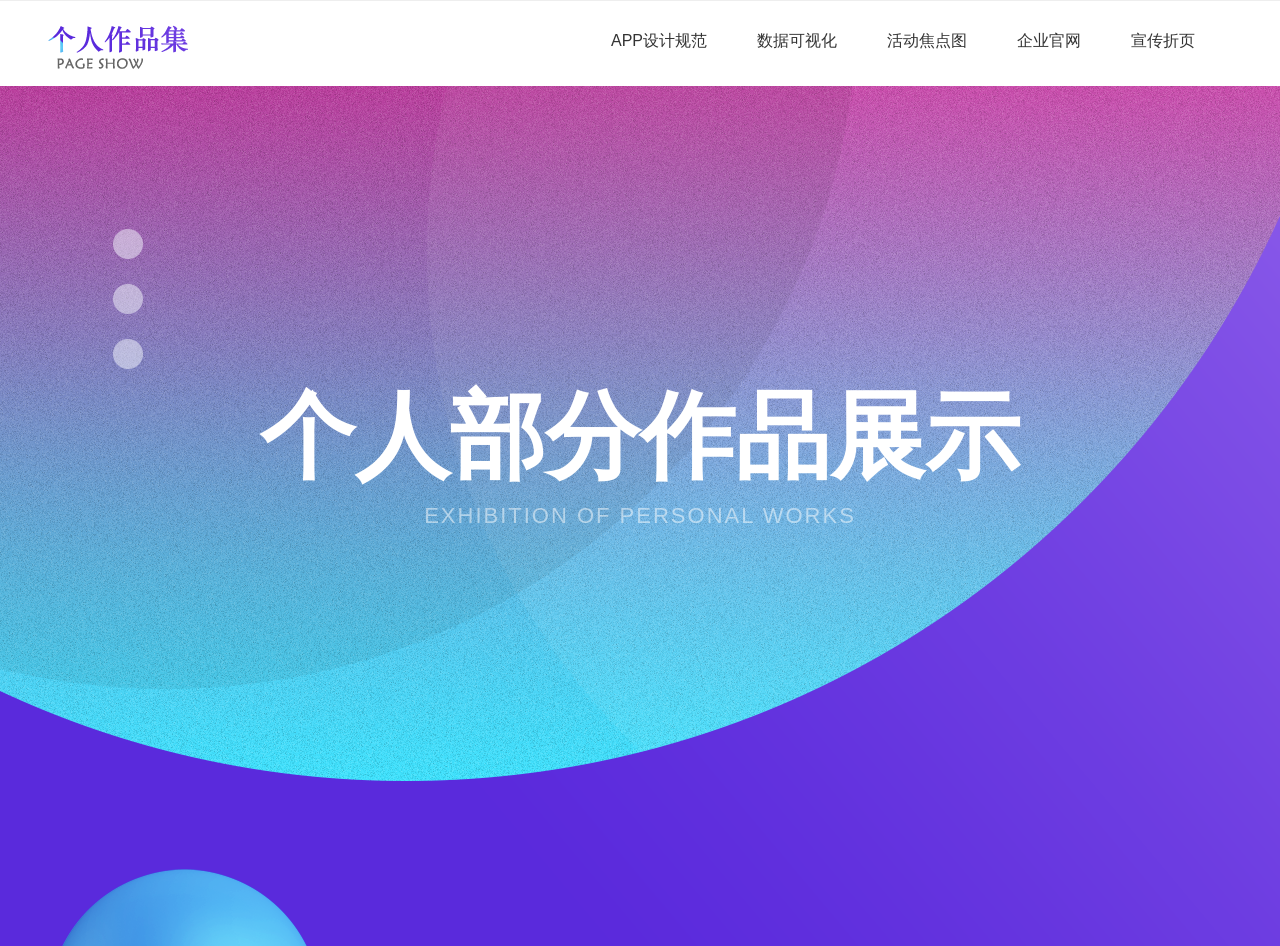
<file: index.html>
<!DOCTYPE html>
<html>
<head>
    <meta charset="UTF-8">
    <title>作品展示</title>
    <link rel="stylesheet" href="layui/css/layui.css">
    <link rel="stylesheet" href="css/style.css">
    <link rel="stylesheet" href="css/base.css">
</head>
<body>
<div>
    <!--顶部-->
    <div class="top"></div>
    <!--daohang-->
    <div class="head-box">
        <div class="head">
            <h1><a href="index.html"><img src="images/logo.png"></a> </h1>
            <div class="nav">
                <ul class="layui-nav" lay-filter="">
                    <li class="layui-nav-item"><a href="app.html">APP设计规范</a></li>
                    <li class="layui-nav-item"><a href="data.html">数据可视化</a></li>
                    <li class="layui-nav-item"><a href="act.html">活动焦点图</a></li>
                    <li class="layui-nav-item"><a href="website.html">企业官网</a></li>
                    <li class="layui-nav-item"><a href="report.html">宣传折页</a></li>

                </ul>
            </div>
        </div>
        <!--content-->
        <div class="cont">
            <div class="con-text">

                <div class="con-text-txt">个人部分作品展示</div>
                <div class="con-text-en">Exhibition of personal works </div>
            </div>

        </div>
    </div>
</div>
<script type="text/javascript" src="layui/layui.js"></script>
<script>
//注意：导航 依赖 element 模块，否则无法进行功能性操作
layui.use('element', function(){
  var element = layui.element;
  
  //…
});
</script>
</body>
</html>
</file>
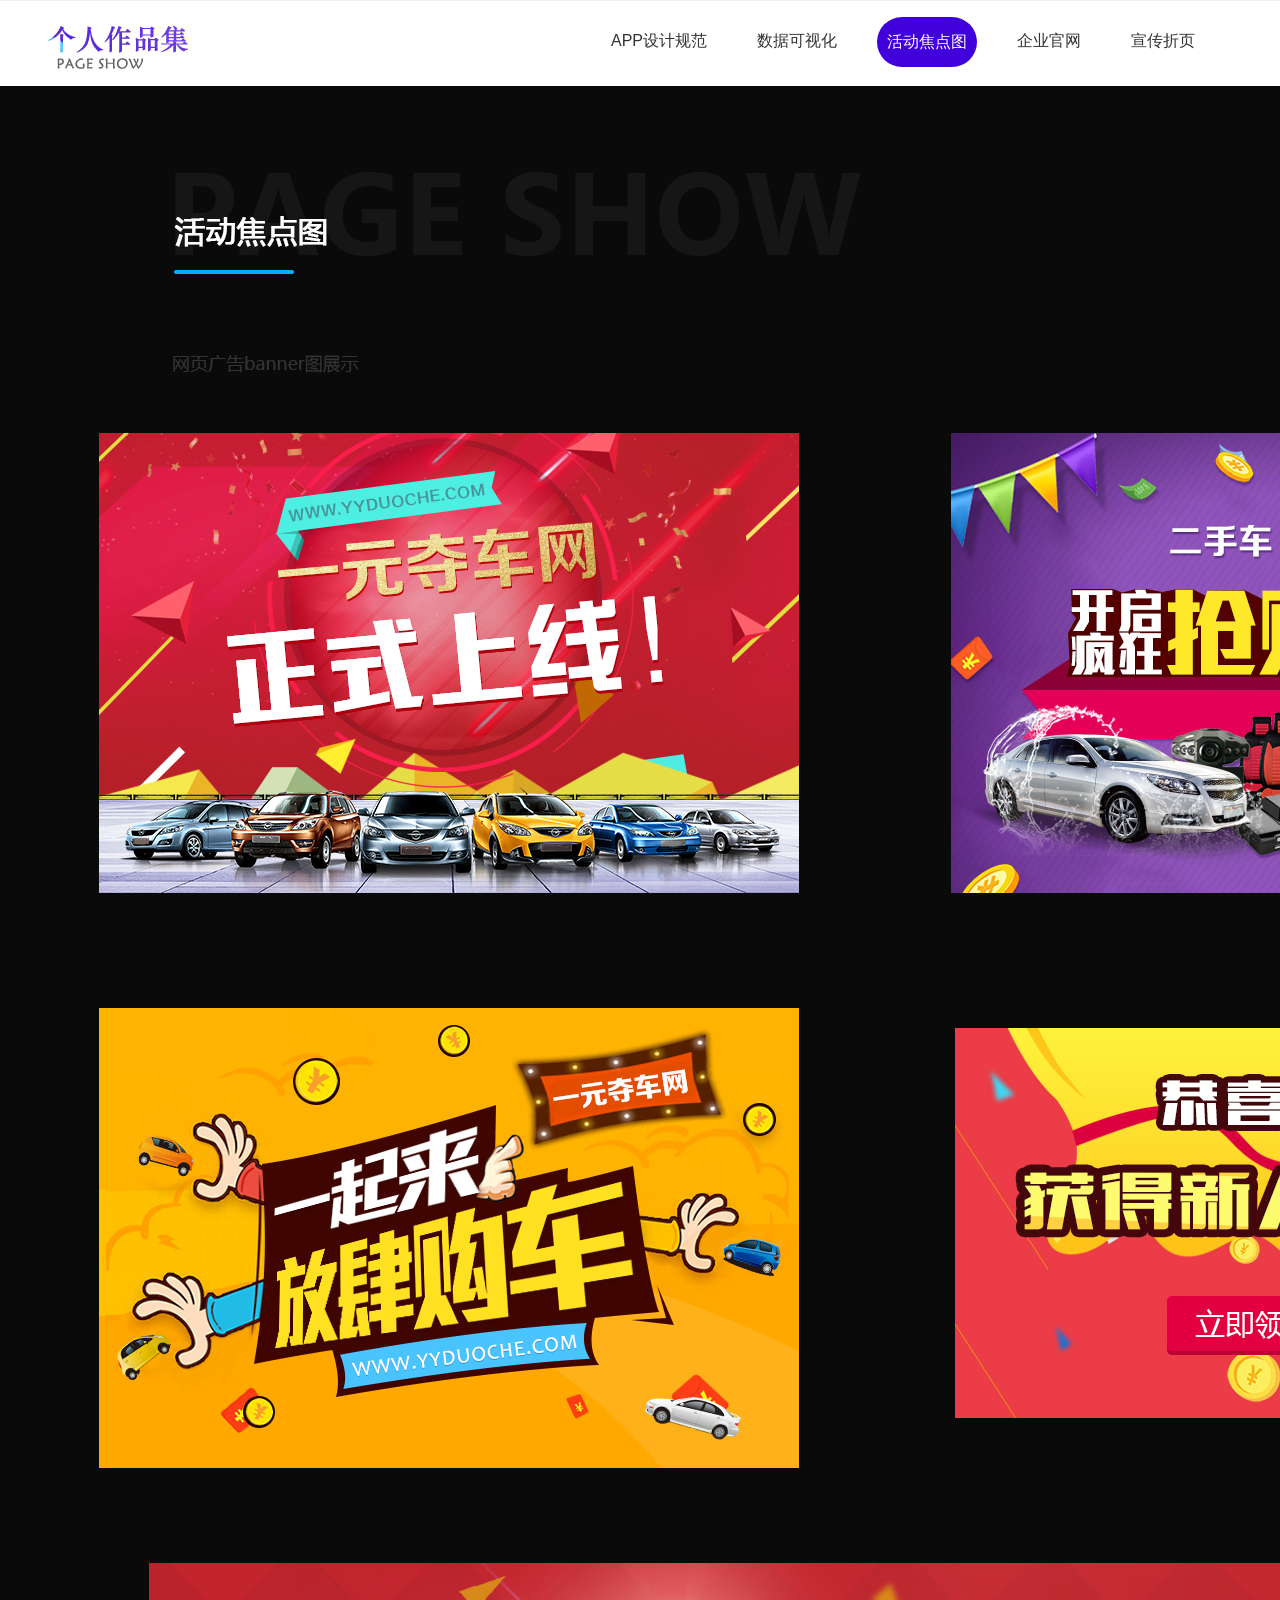
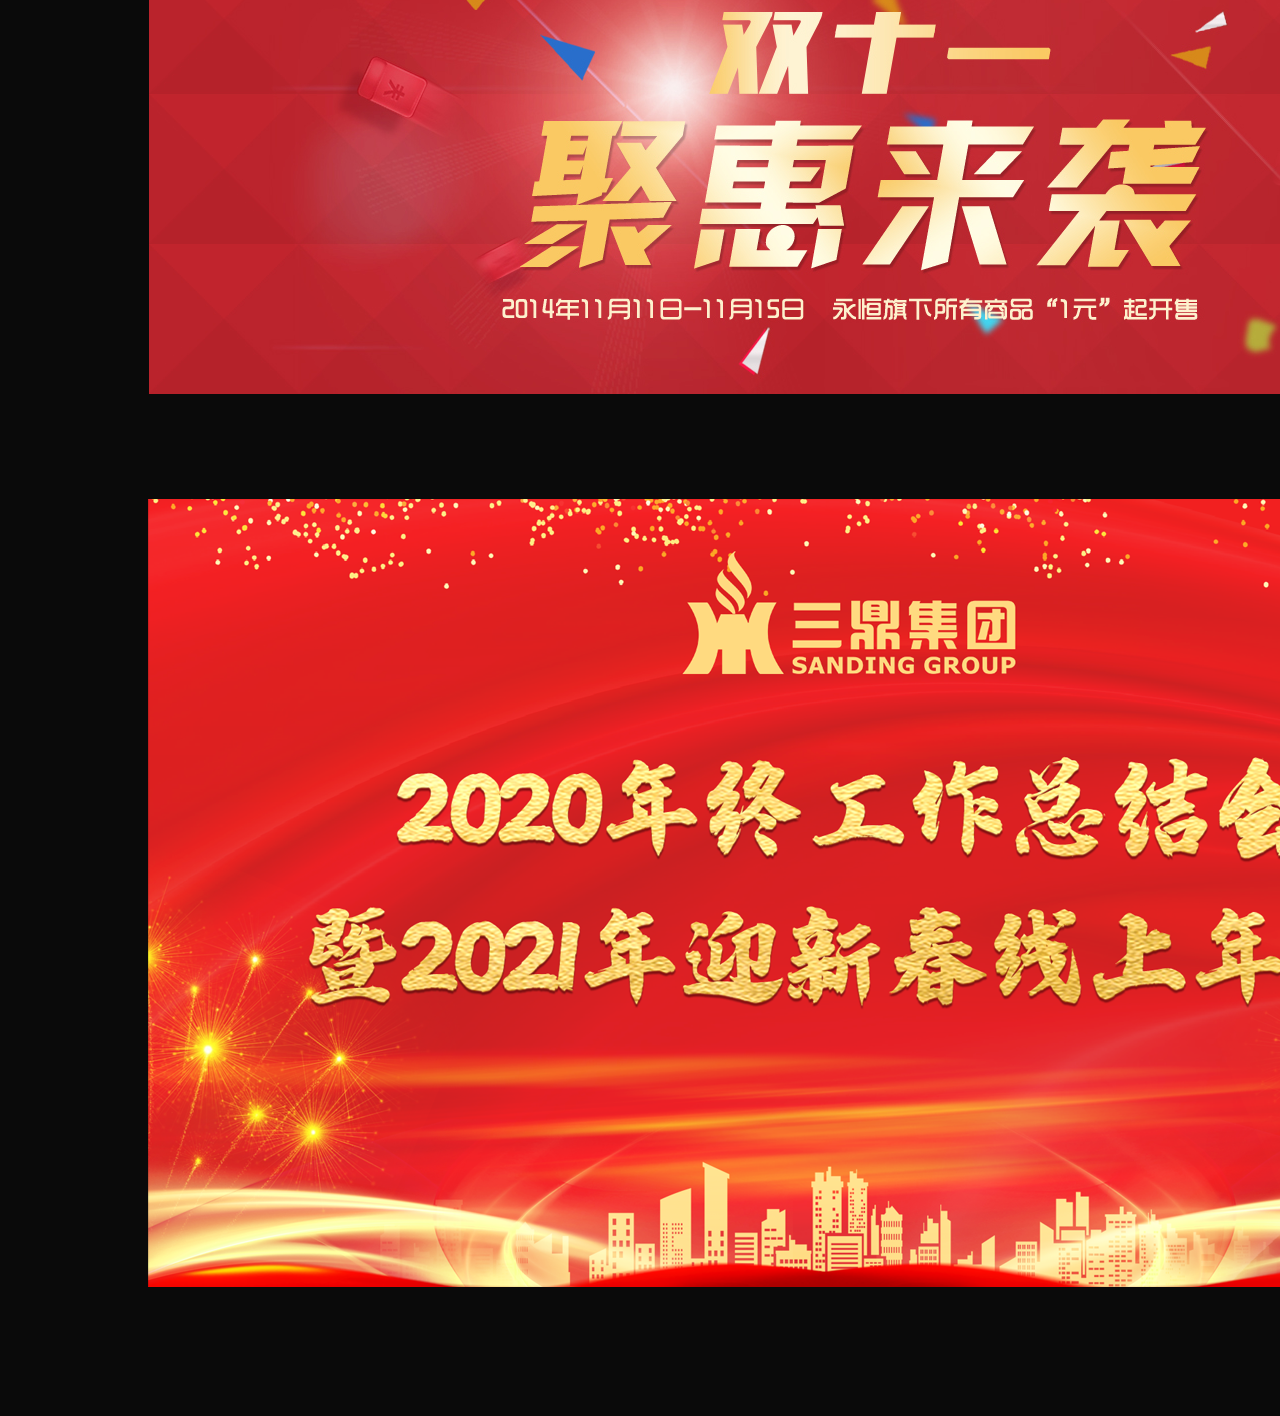
<file: act.html>
<!DOCTYPE html>
<html>
<head>
    <meta charset="UTF-8">
    <title>作品展示</title>
    <link rel="stylesheet" href="css/style.css">
    <link rel="stylesheet" href="css/base.css">
    <link rel="stylesheet" href="layui/css/layui.css">
</head>
<body>
<div>
    <!--顶部-->
    <div class="top"></div>
    <!--daohang-->
    <div class="head-box">
        <div class="head">
            <h1><a href="index.html"><img src="images/logo.png"></a> </h1>
            <div class="nav">
                <ul class="layui-nav" lay-filter="">
                    <li class="layui-nav-item"><a href="app.html">APP设计规范</a></li>
                    <li class="layui-nav-item"><a href="data.html">数据可视化</a></li>
                    <li class="layui-nav-item layui-this"><a href="act.html">活动焦点图</a></li>
                    <li class="layui-nav-item"><a href="website.html">企业官网</a></li>
                    <li class="layui-nav-item"><a href="report.html">宣传折页</a></li>

                </ul>
            </div>
        </div>
        <!--content-->
        <div class="content">
            <div class="con-img">
                <img src="images/03.png">
            </div>

        </div>
    </div>
</div>
<script type="text/javascript" src="layui/layui.js"></script>
<script>
//注意：导航 依赖 element 模块，否则无法进行功能性操作
layui.use('element', function(){
  var element = layui.element;
  
  //…
});
</script>
</body>
</html>
</file>
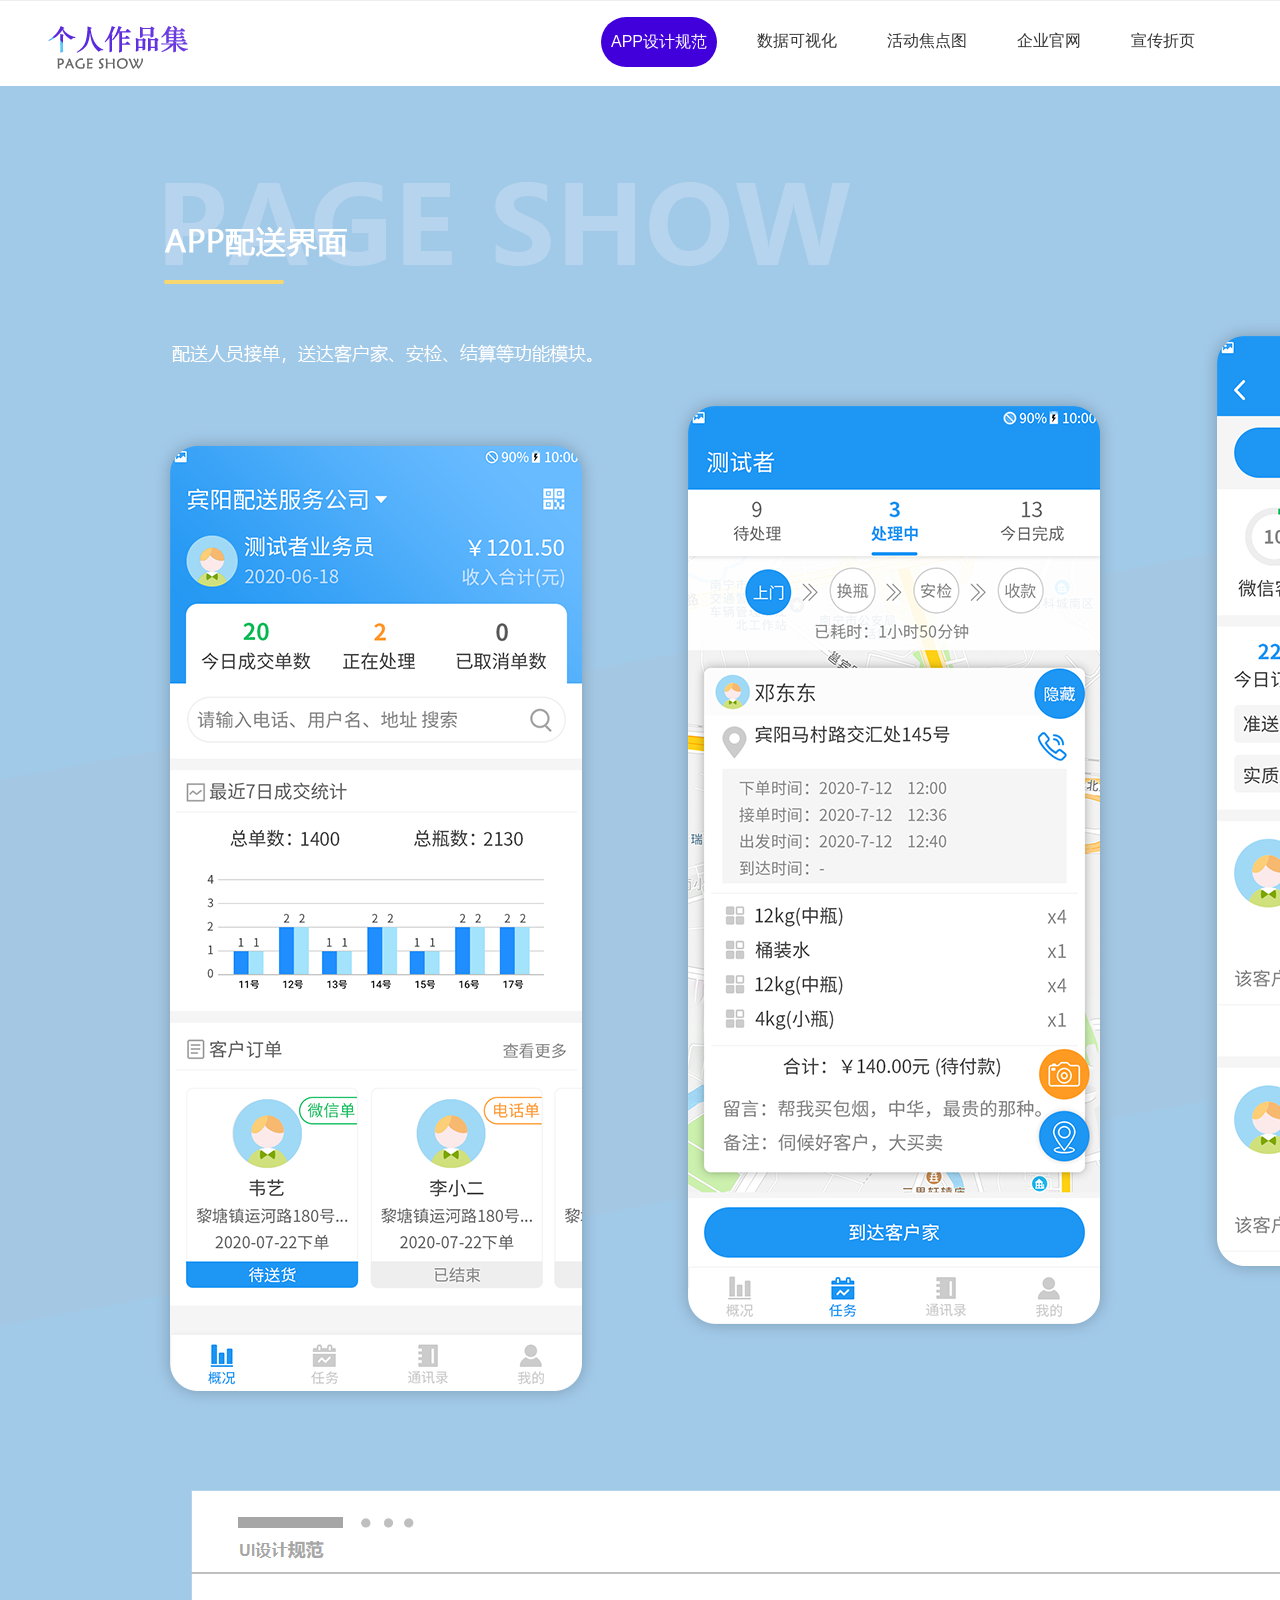
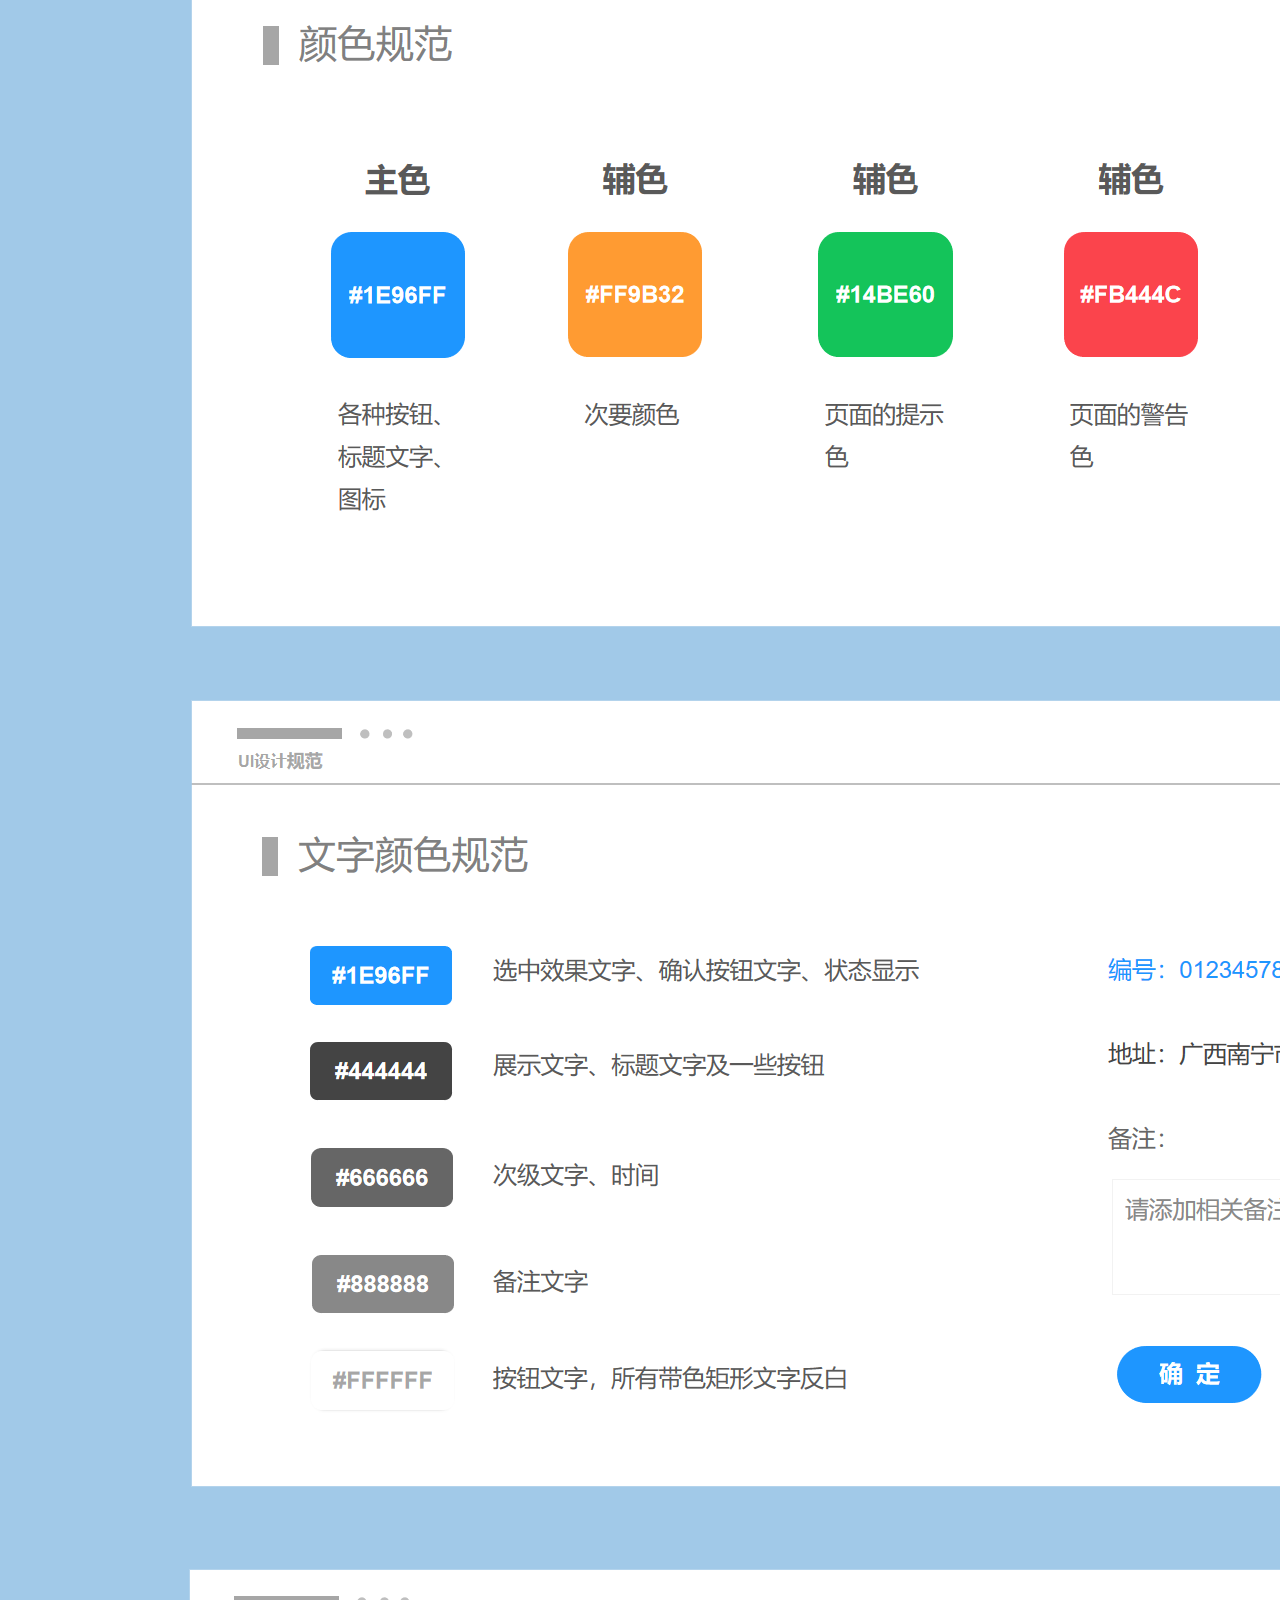
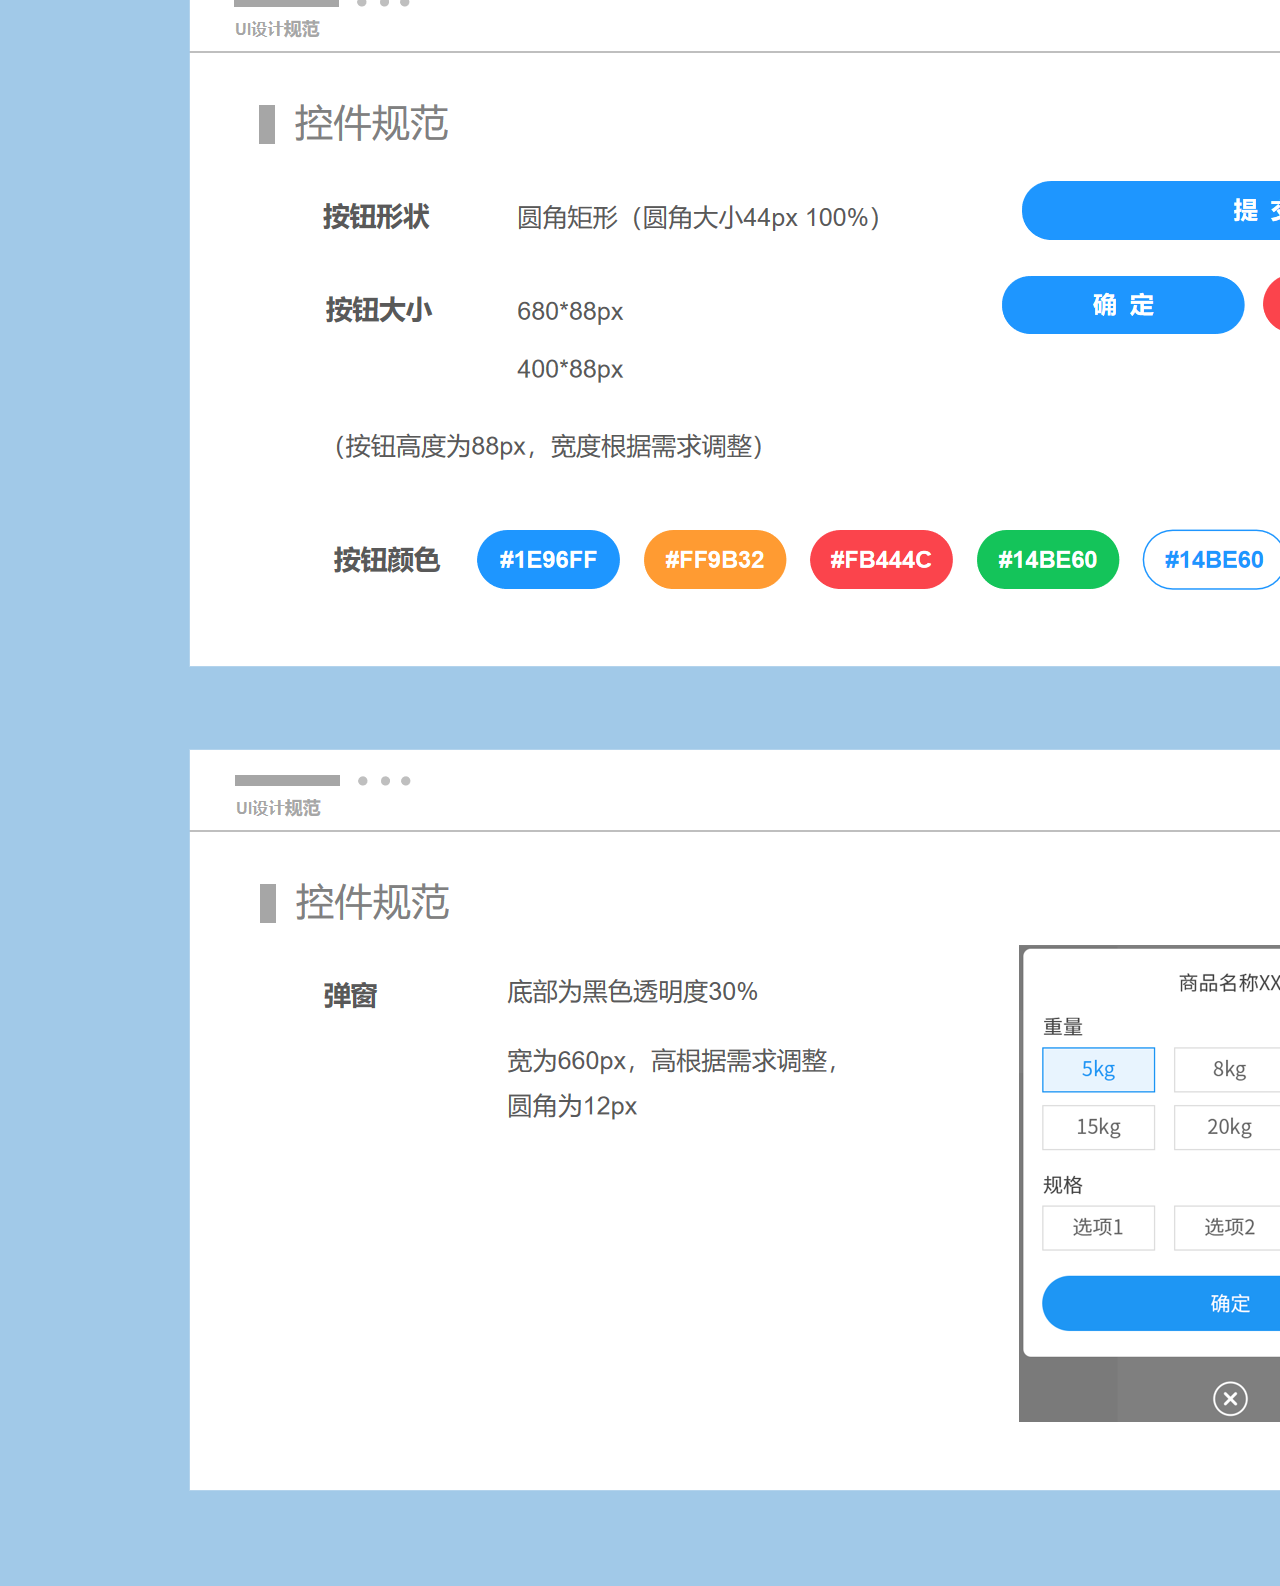
<file: app.html>
<!DOCTYPE html>
<html>
<head>
    <meta charset="UTF-8">
    <title>作品展示</title>
    <link rel="stylesheet" href="css/style.css">
    <link rel="stylesheet" href="css/base.css">
    <link rel="stylesheet" href="layui/css/layui.css">
</head>
<body>
<div>
    <!--顶部-->
    <div class="top"></div>
    <!--daohang-->
    <div class="head-box">
        <div class="head">
            <h1><a href="index.html"><img src="images/logo.png"></a> </h1>
            <div class="nav">
                <ul class="layui-nav" lay-filter="">
                    <li class="layui-nav-item layui-this"><a href="app.html">APP设计规范</a></li>
                    <li class="layui-nav-item"><a href="data.html">数据可视化</a></li>
                    <li class="layui-nav-item"><a href="act.html">活动焦点图</a></li>
                    <li class="layui-nav-item"><a href="website.html">企业官网</a></li>
                    <li class="layui-nav-item"><a href="report.html">宣传折页</a></li>

                </ul>
            </div>
        </div>
        <!--content-->
        <div class="content">
            <div class="con-img">
                <img src="images/02APP.png">
                <!--<img src="images/02.png">-->
            </div>

        </div>
    </div>
</div>
<script type="text/javascript" src="layui/layui.js"></script>
<script>
//注意：导航 依赖 element 模块，否则无法进行功能性操作
layui.use('element', function(){
  var element = layui.element;
  
  //…
});
</script>
</body>
</html>
</file>
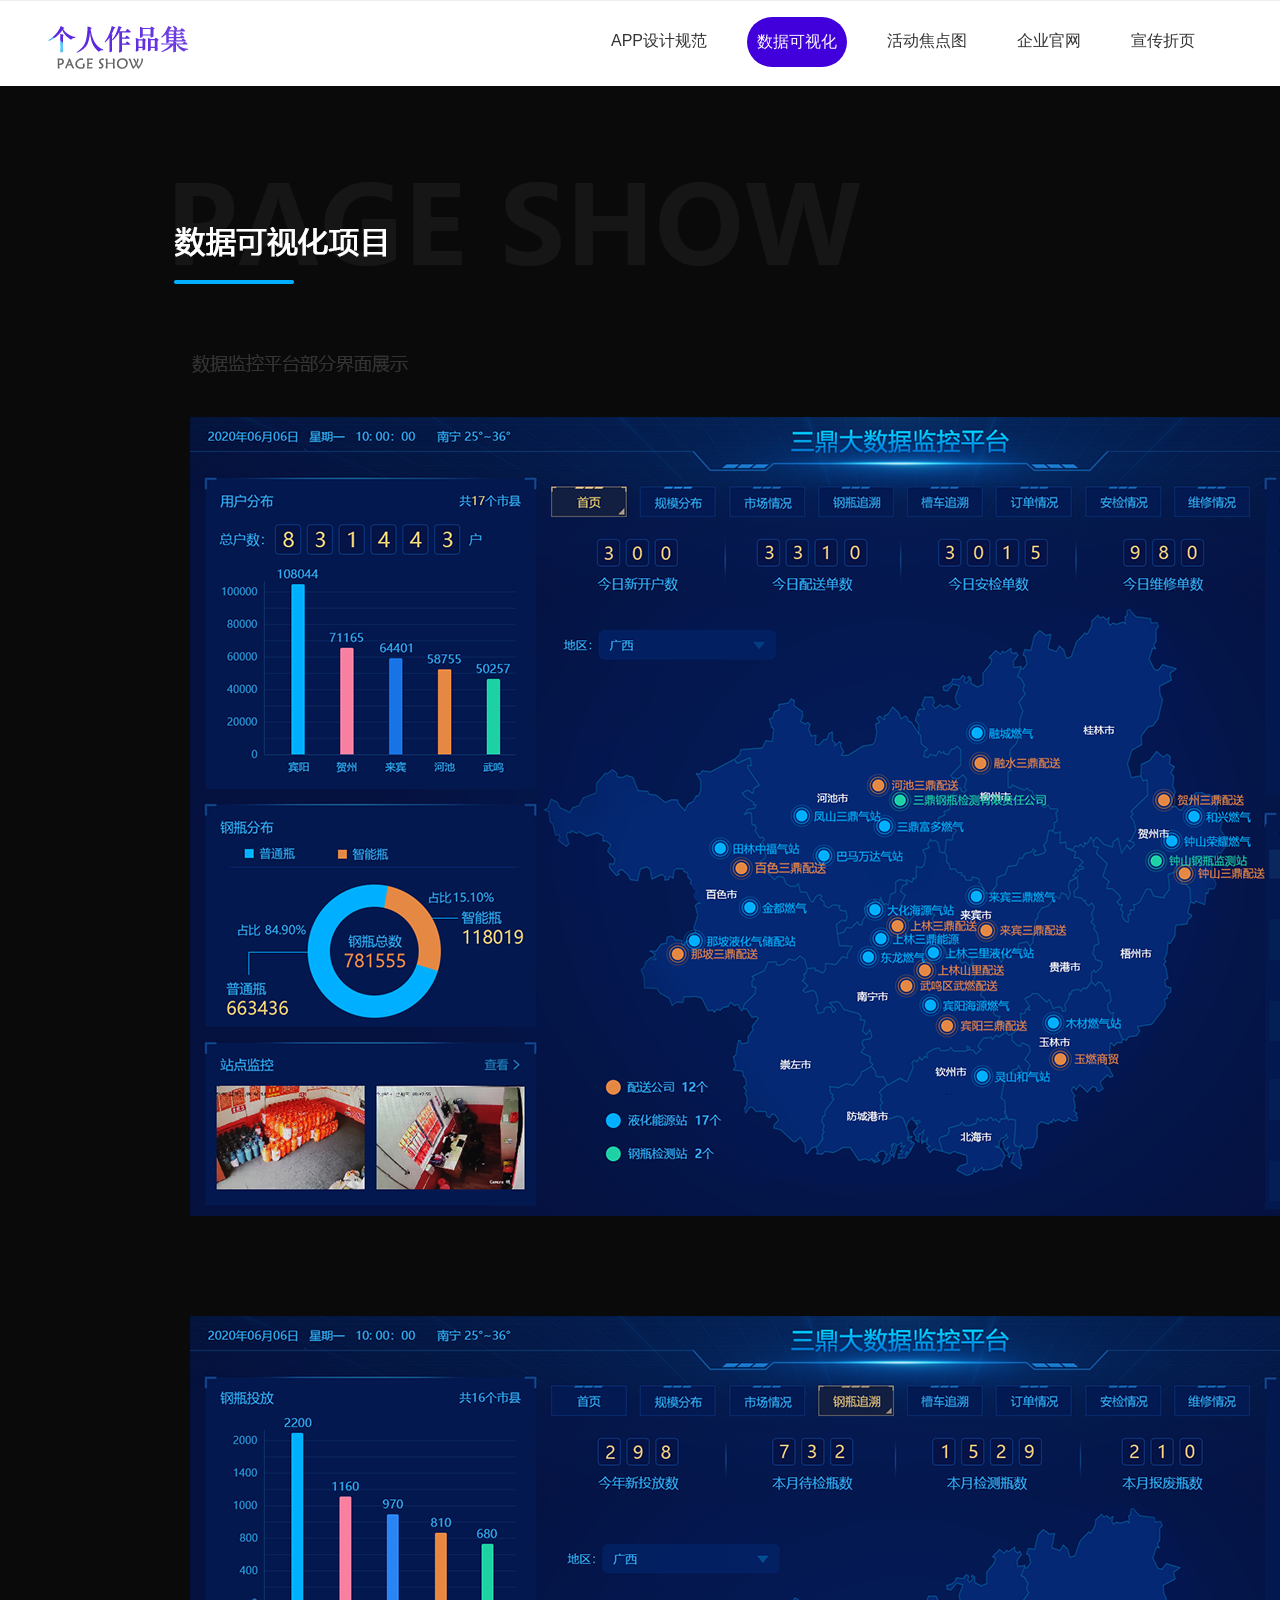
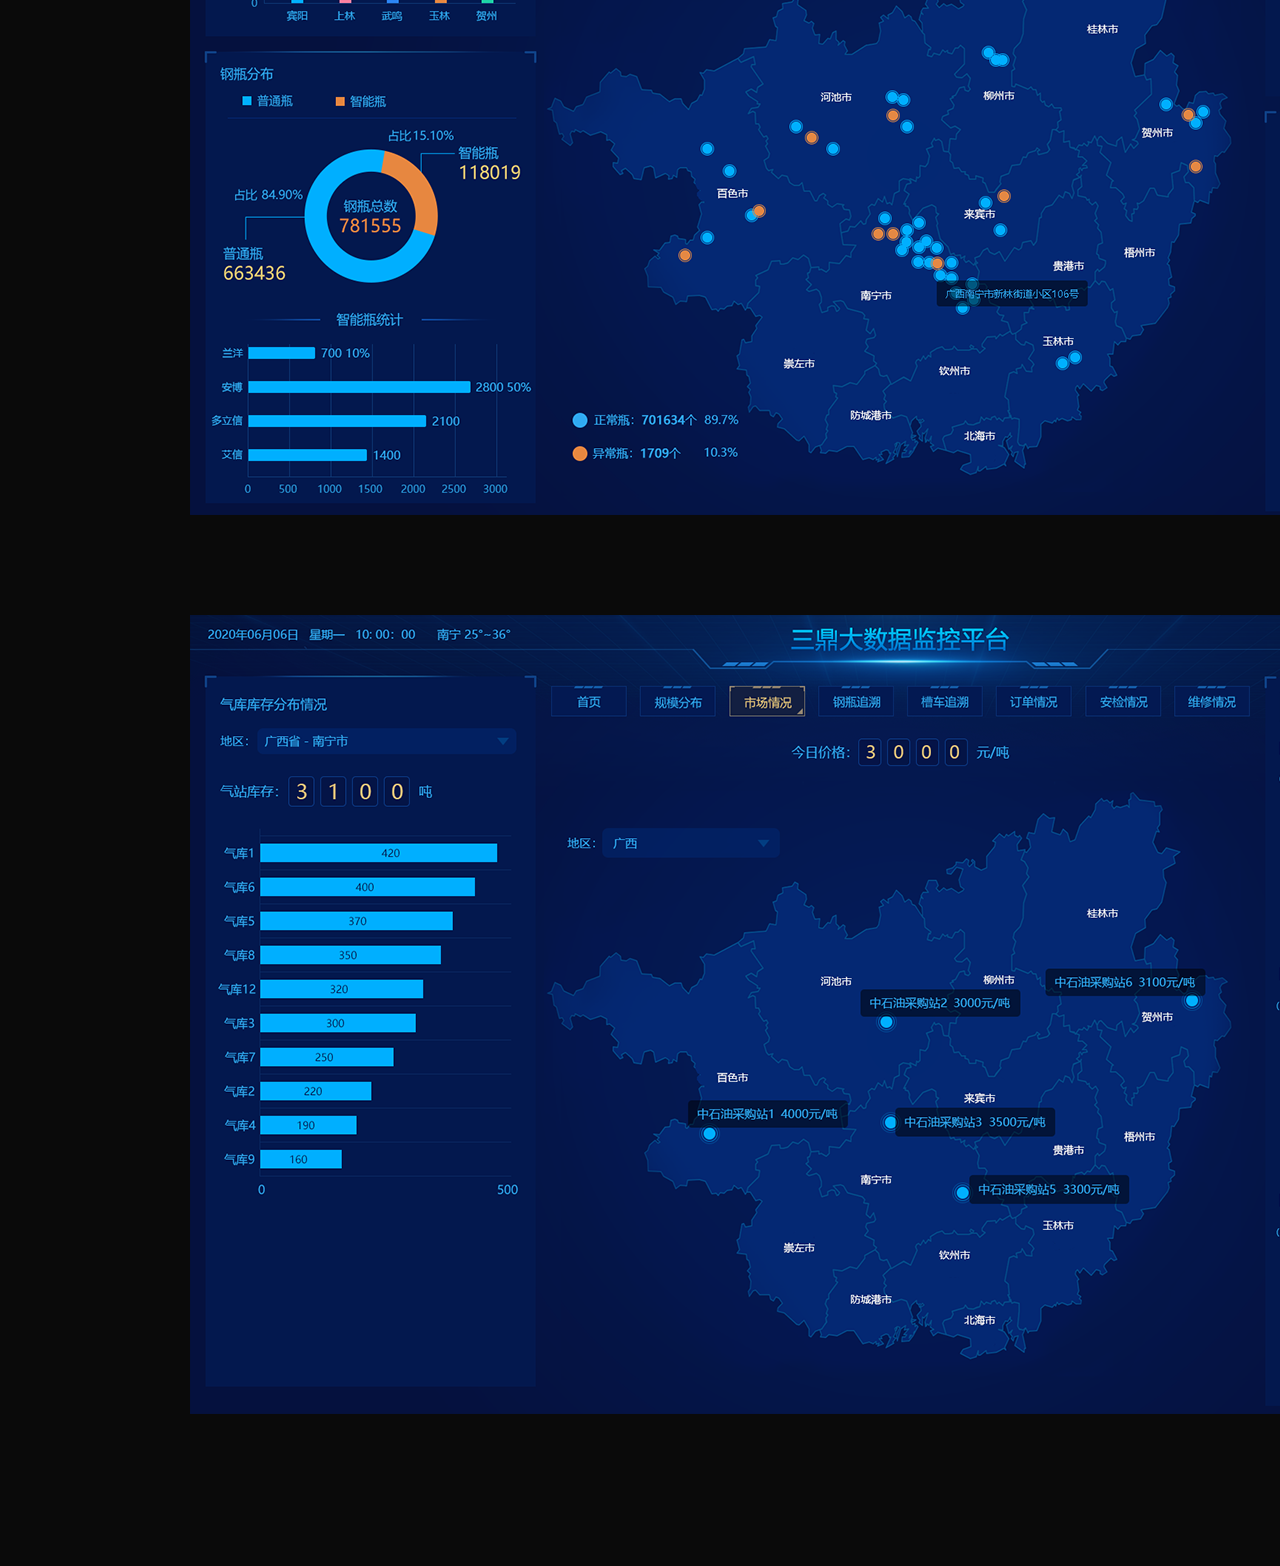
<file: data.html>
<!DOCTYPE html>
<html>
<head>
    <meta charset="UTF-8">
    <title>作品展示</title>
    <link rel="stylesheet" href="css/style.css">
    <link rel="stylesheet" href="css/base.css">
    <link rel="stylesheet" href="layui/css/layui.css">
</head>
<body>
<div>
    <!--顶部-->
    <div class="top"></div>
    <!--daohang-->
    <div class="head-box">
        <div class="head">
            <h1><a href="index.html"><img src="images/logo.png"></a> </h1>
            <div class="nav">
                <ul class="layui-nav" lay-filter="">
                    <li class="layui-nav-item"><a href="app.html">APP设计规范</a></li>
                    <li class="layui-nav-item layui-this"><a href="data.html">数据可视化</a></li>
                    <li class="layui-nav-item"><a href="act.html">活动焦点图</a></li>
                    <li class="layui-nav-item"><a href="website.html">企业官网</a></li>
                    <li class="layui-nav-item"><a href="report.html">宣传折页</a></li>

                </ul>
            </div>
        </div>
        <!--content-->
        <div class="content">
            <div class="con-img">
                <img src="images/01.png">
            </div>

        </div>
    </div>
</div>
<script type="text/javascript" src="layui/layui.js"></script>
<script>
//注意：导航 依赖 element 模块，否则无法进行功能性操作
layui.use('element', function(){
  var element = layui.element;
  
  //…
});
</script>
</body>
</html>
</file>
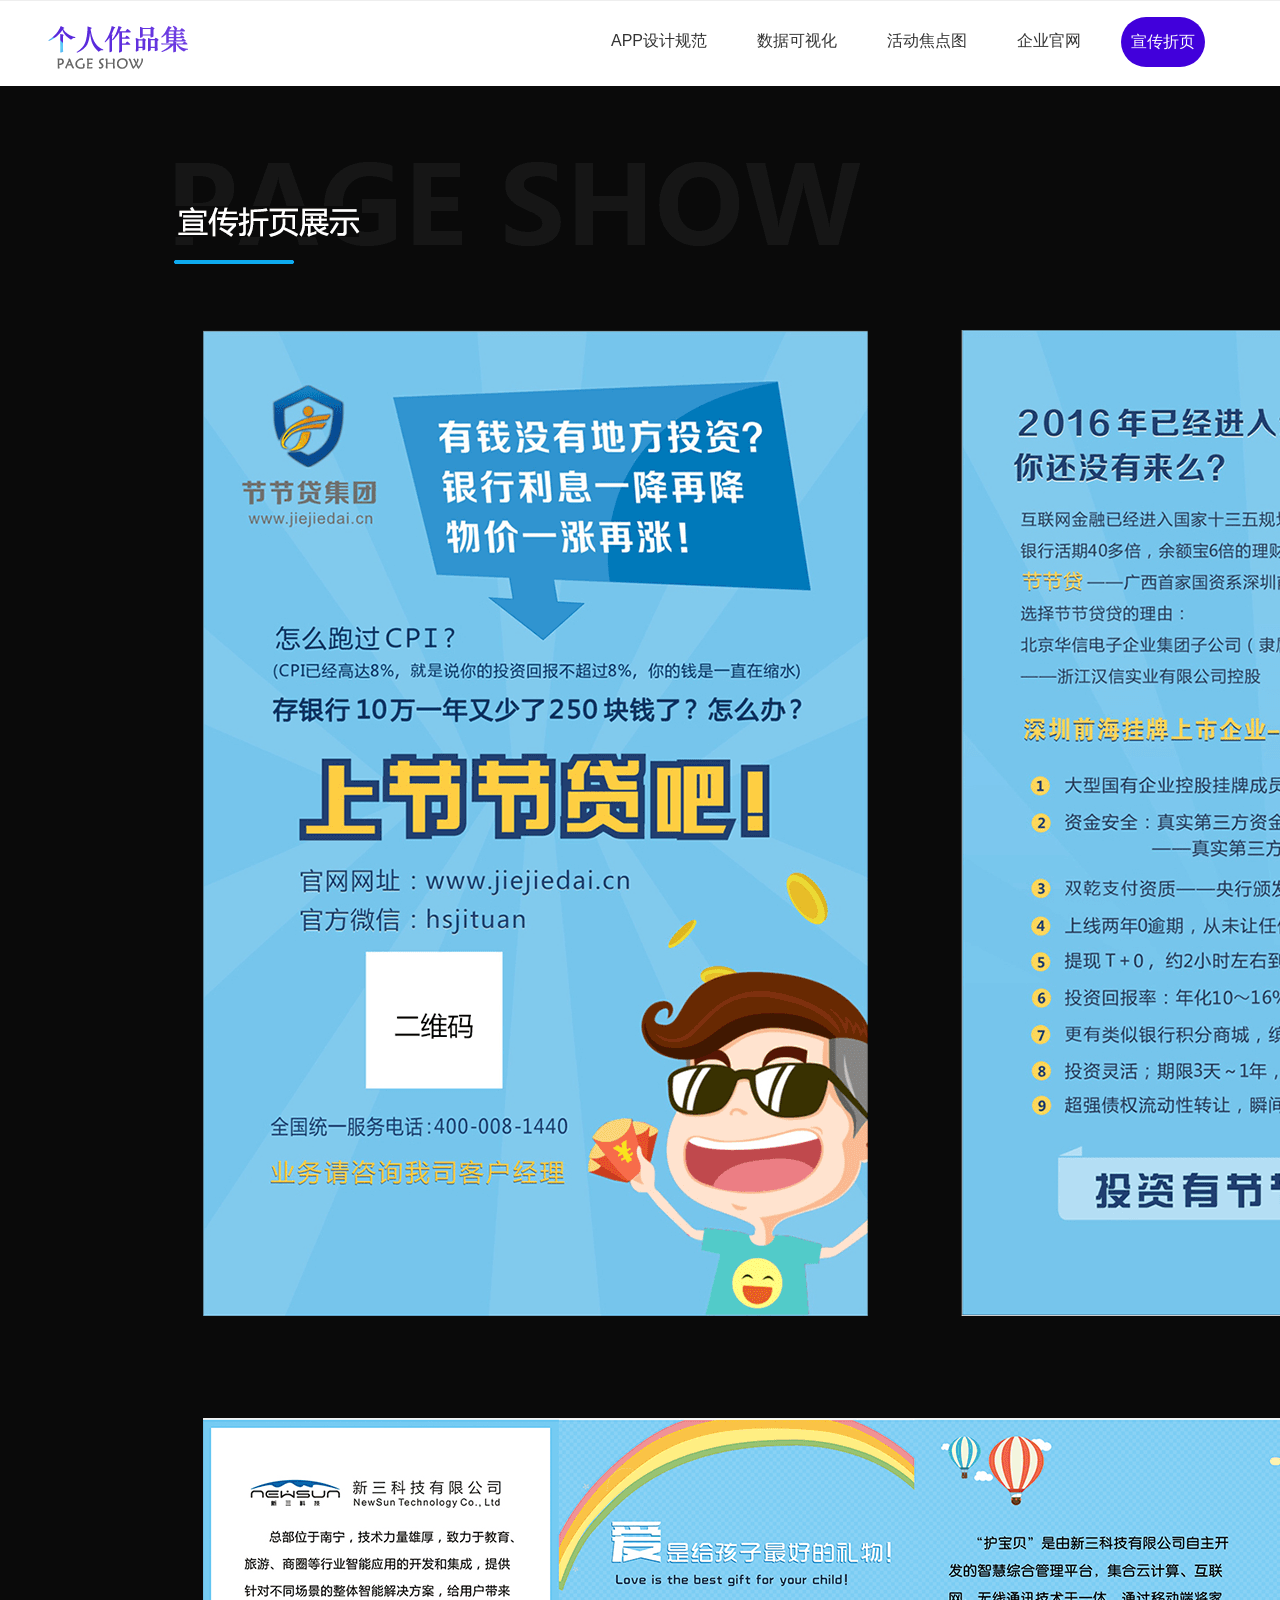
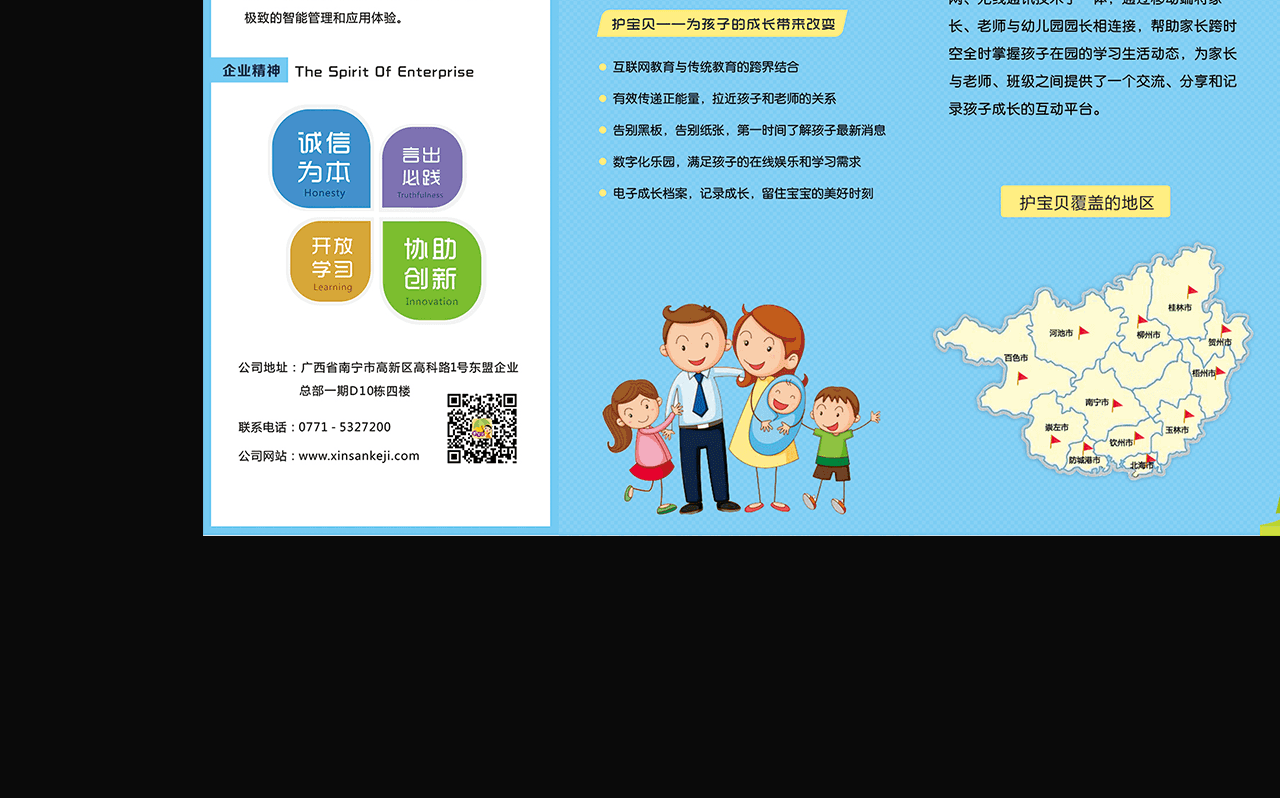
<file: report.html>
<!DOCTYPE html>
<html>
<head>
    <meta charset="UTF-8">
    <title>作品展示</title>
    <link rel="stylesheet" href="css/style.css">
    <link rel="stylesheet" href="css/base.css">
    <link rel="stylesheet" href="layui/css/layui.css">
</head>
<body>
<div>
    <!--顶部-->
    <div class="top"></div>
    <!--daohang-->
    <div class="head-box">
        <div class="head">
            <h1><a href="index.html"><img src="images/logo.png"></a> </h1>
            <div class="nav">
                <ul class="layui-nav" lay-filter="">
                    <li class="layui-nav-item"><a href="app.html">APP设计规范</a></li>
                    <li class="layui-nav-item"><a href="data.html">数据可视化</a></li>
                    <li class="layui-nav-item"><a href="act.html">活动焦点图</a></li>
                    <li class="layui-nav-item"><a href="website.html">企业官网</a></li>
                    <li class="layui-nav-item layui-this"><a href="report.html">宣传折页</a></li>
                </ul>
            </div>
        </div>
        <!--content-->
        <div class="content">
            <div class="con-img">
                <img src="images/04.png">
            </div>

        </div>
    </div>
</div>
<script type="text/javascript" src="layui/layui.js"></script>
<script>
//注意：导航 依赖 element 模块，否则无法进行功能性操作
layui.use('element', function(){
  var element = layui.element;
  
  //…
});
</script>
</body>
</html>
</file>
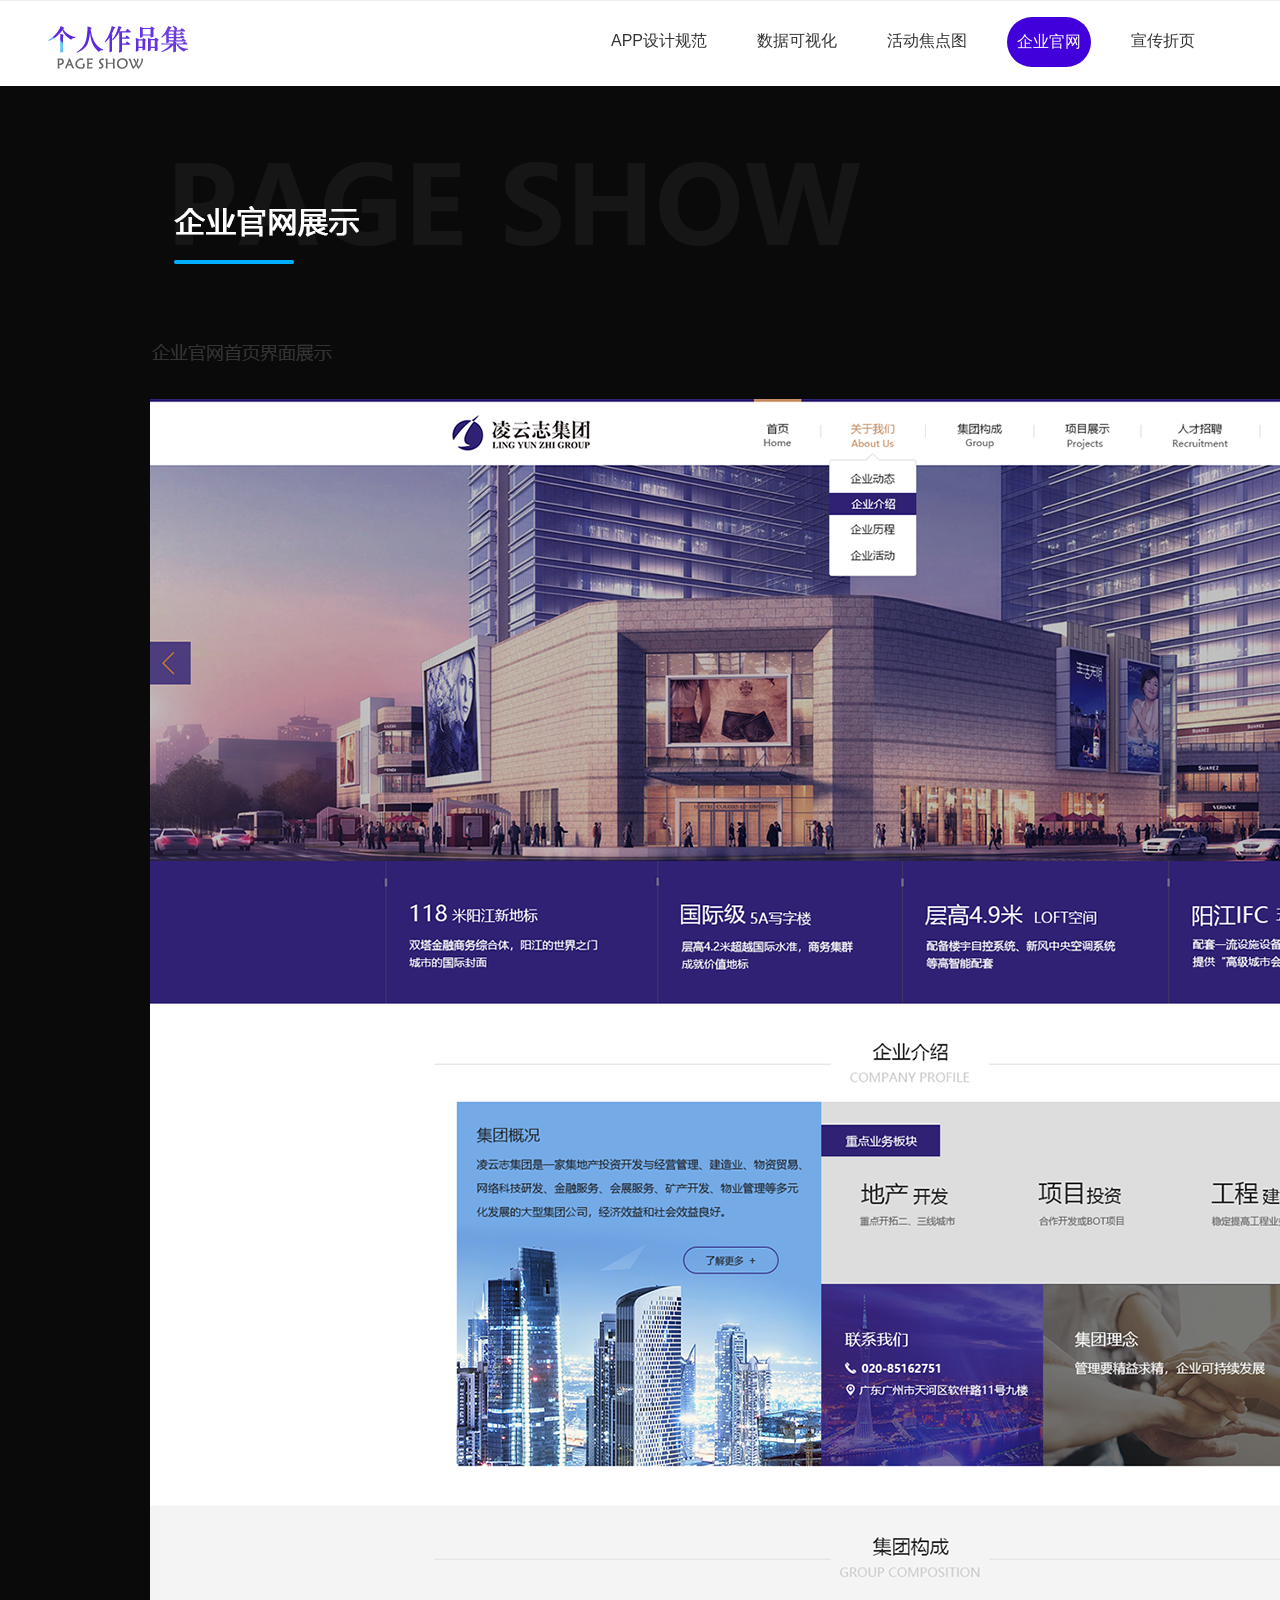
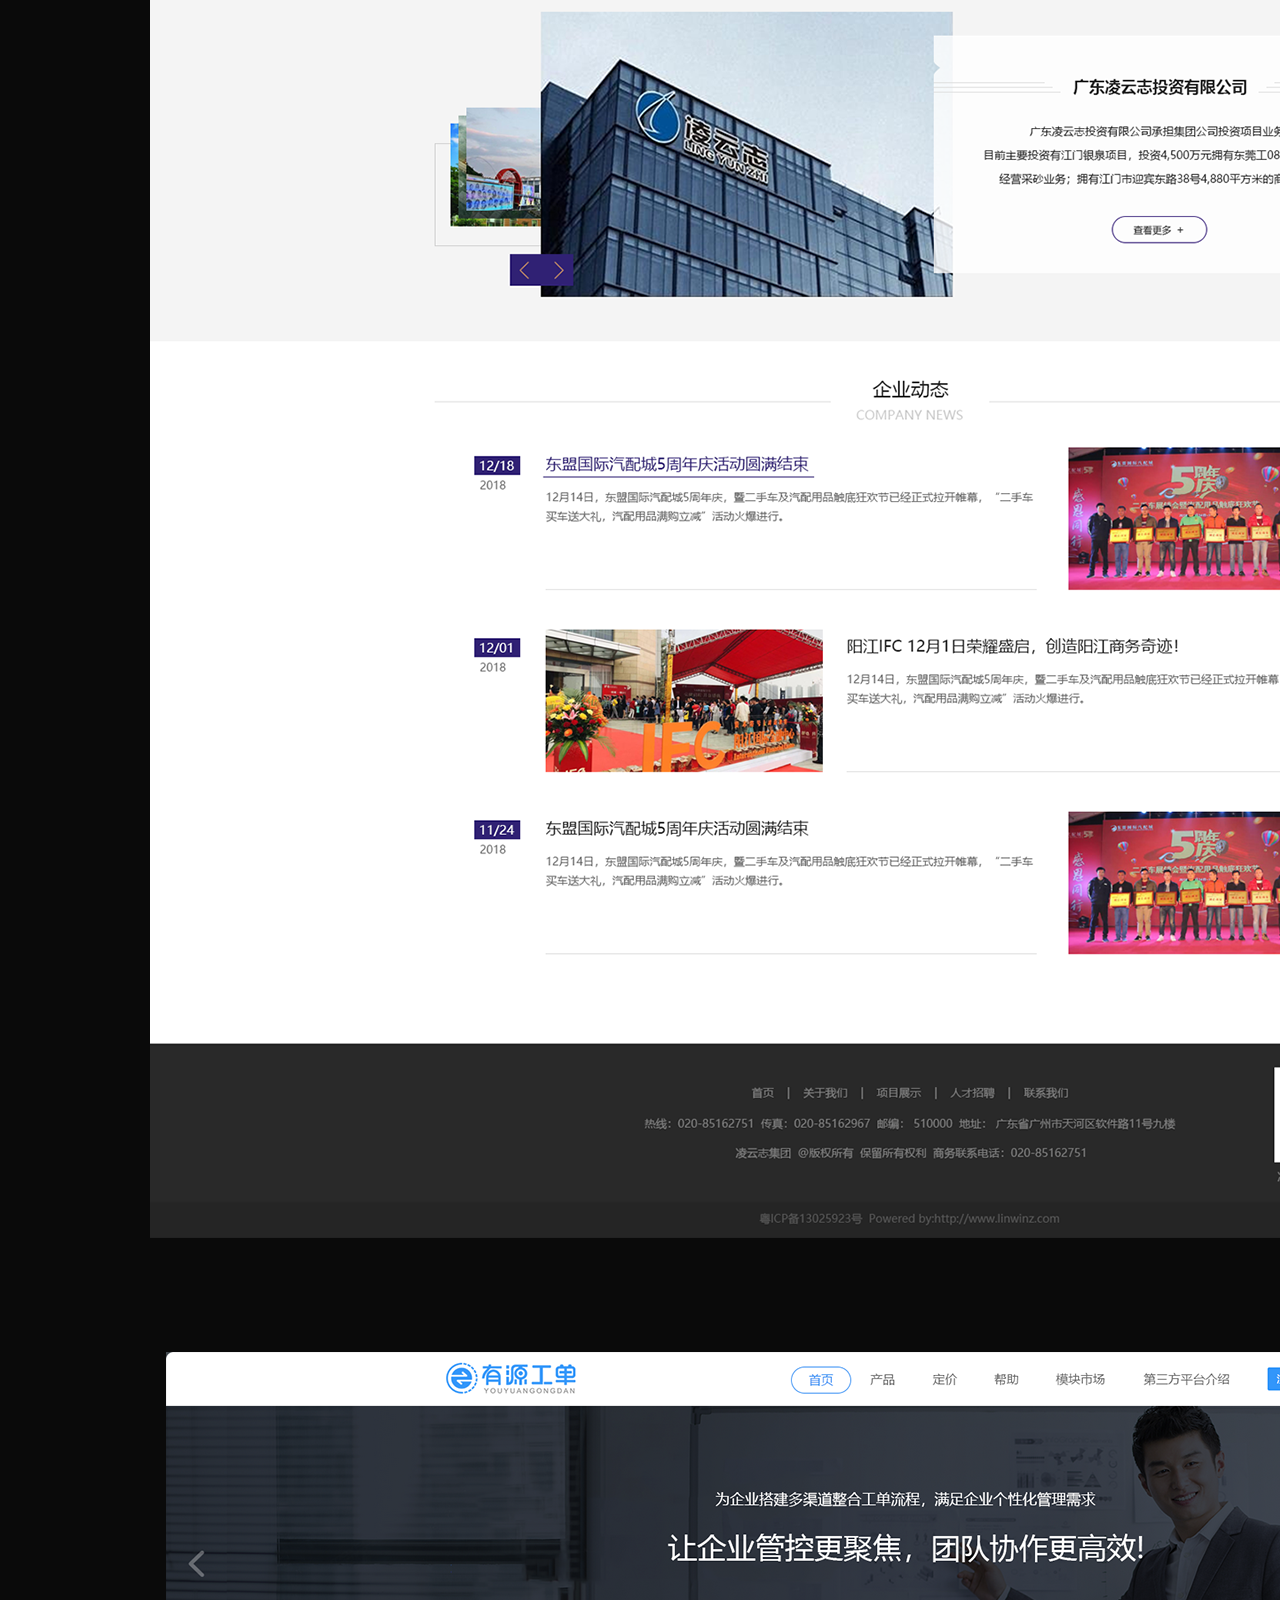
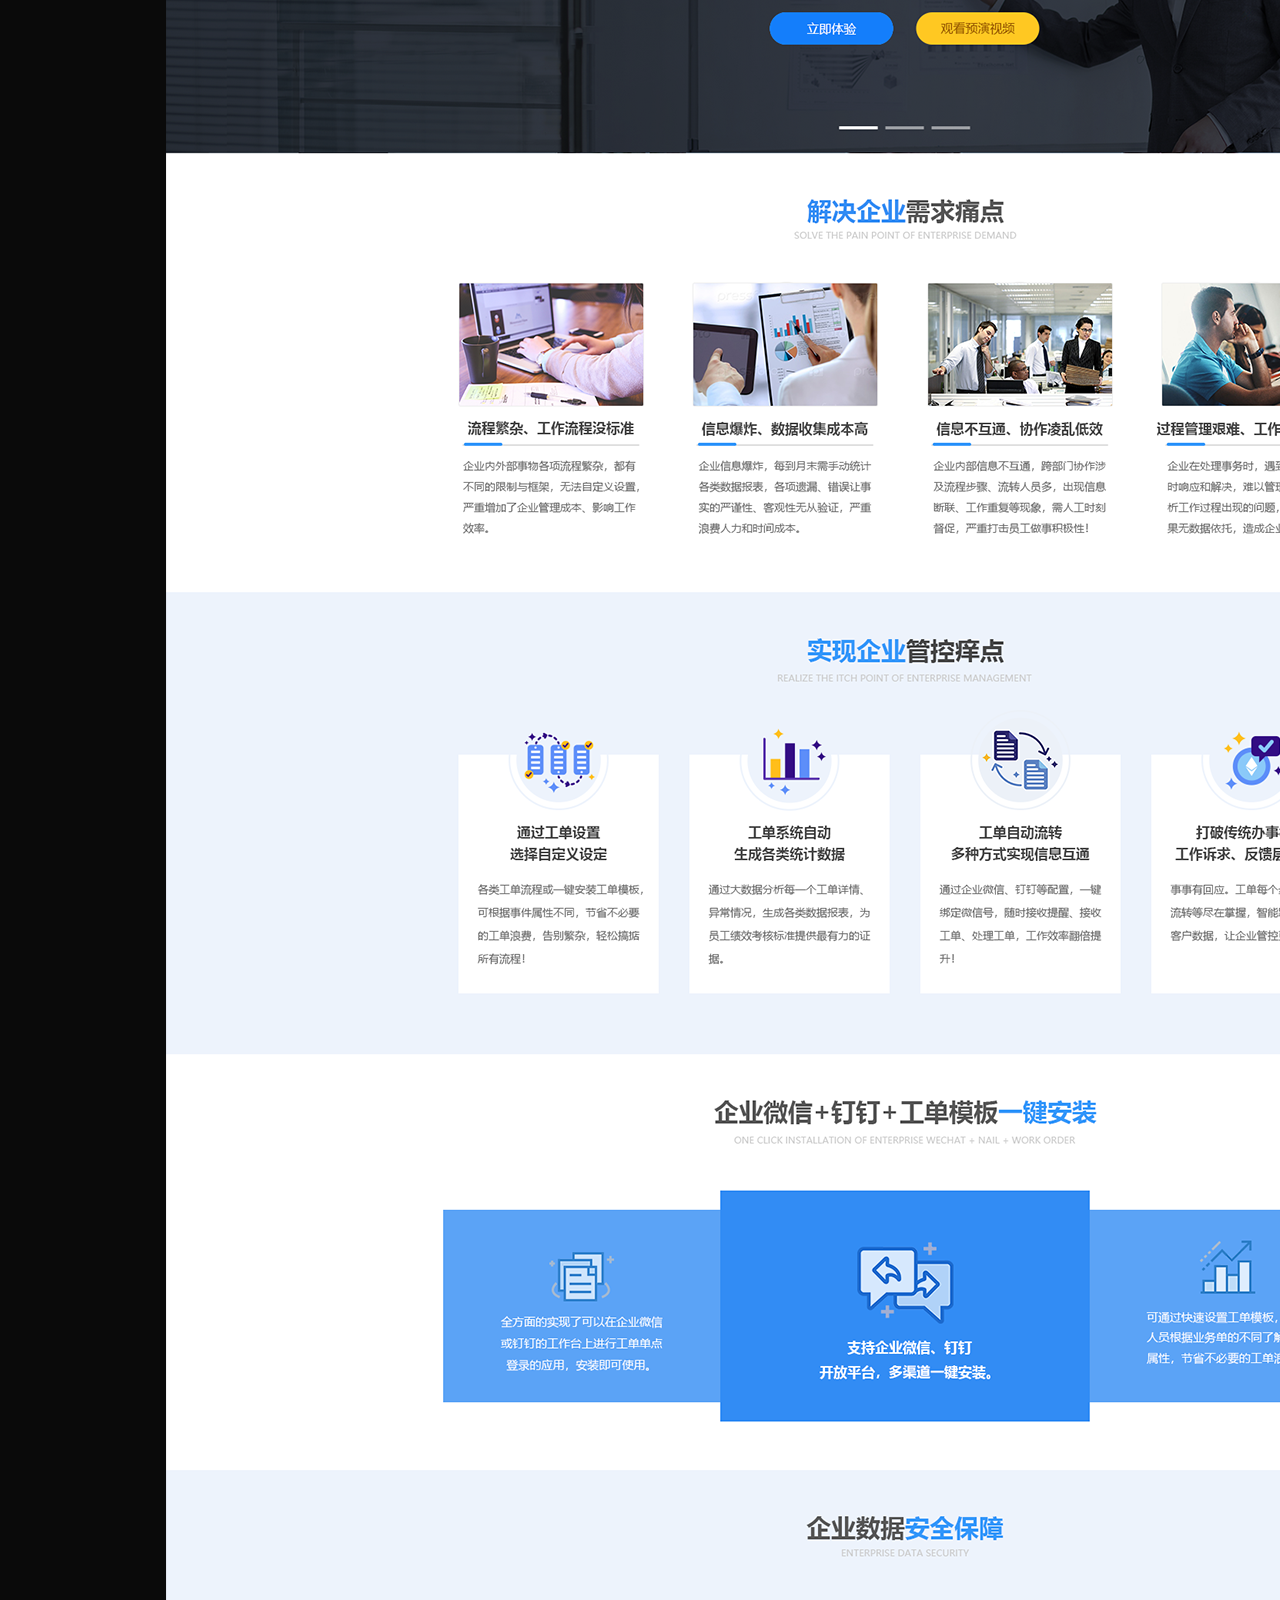
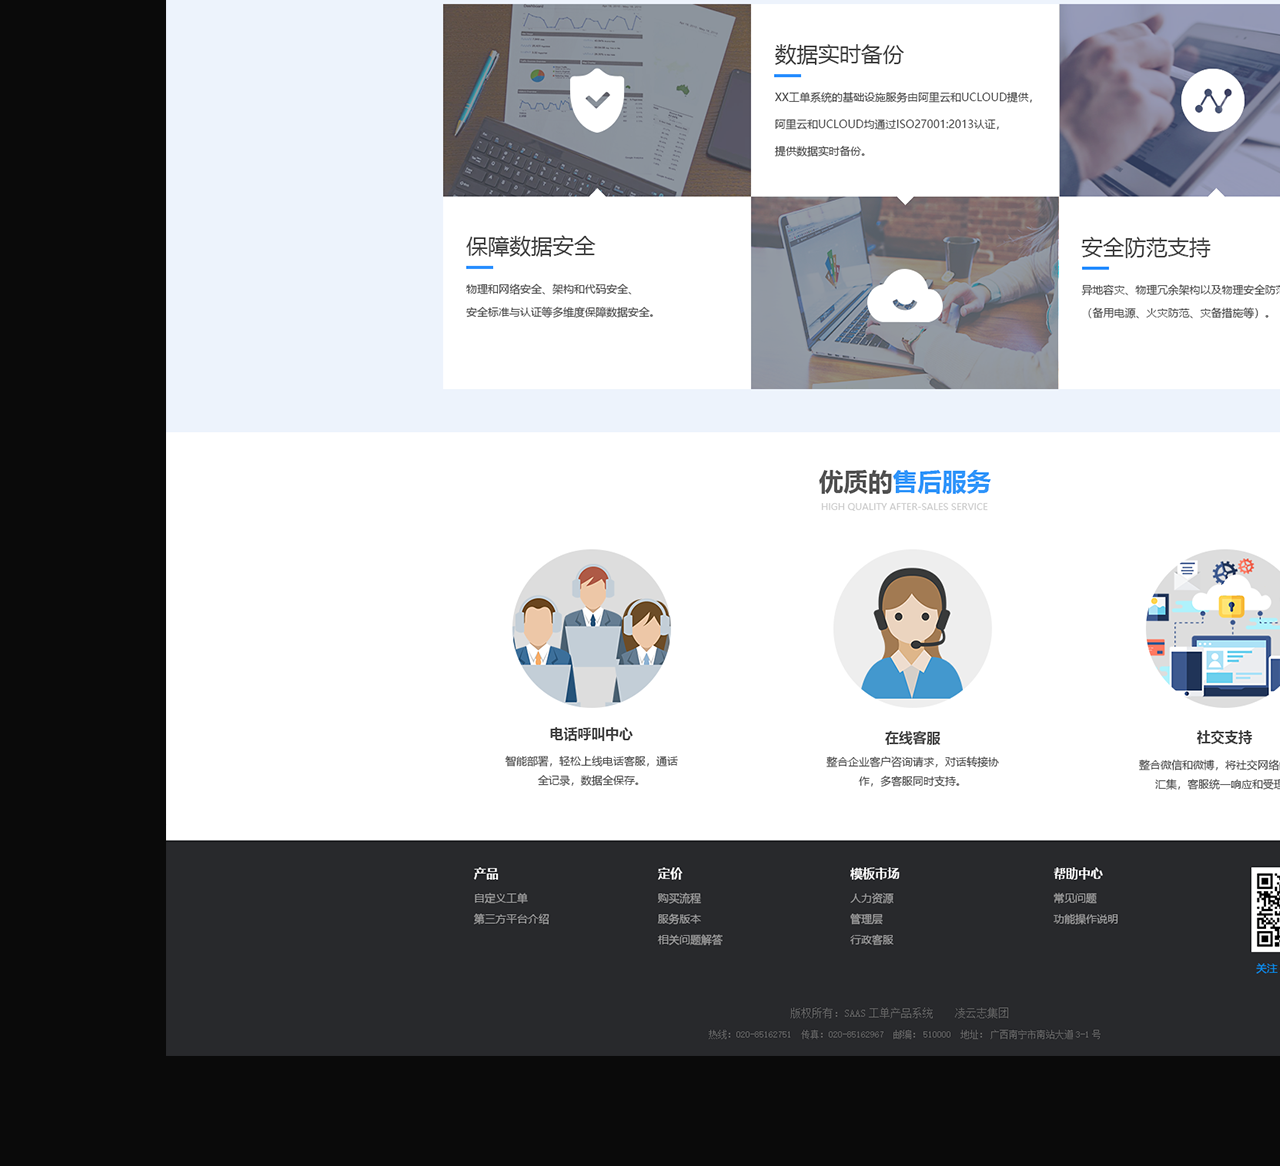
<file: website.html>
<!DOCTYPE html>
<html>
<head>
    <meta charset="UTF-8">
    <title>作品展示</title>
    <link rel="stylesheet" href="css/style.css">
    <link rel="stylesheet" href="css/base.css">
    <link rel="stylesheet" href="layui/css/layui.css">
</head>
<body>
<div>
    <!--顶部-->
    <div class="top"></div>
    <!--daohang-->
    <div class="head-box">
        <div class="head">
            <h1><a href="index.html"><img src="images/logo.png"></a> </h1>
            <div class="nav">
                <ul class="layui-nav" lay-filter="">
                    <li class="layui-nav-item"><a href="app.html">APP设计规范</a></li>
                    <li class="layui-nav-item"><a href="data.html">数据可视化</a></li>
                    <li class="layui-nav-item"><a href="act.html">活动焦点图</a></li>
                    <li class="layui-nav-item layui-this"><a href="website.html">企业官网</a></li>
                    <li class="layui-nav-item"><a href="report.html">宣传折页</a></li>
                </ul>
            </div>
        </div>
        <!--content-->
        <div class="content">
            <div class="con-img">
                <img src="images/05.png">
            </div>

        </div>
    </div>
</div>
<script type="text/javascript" src="layui/layui.js"></script>
<script>
//注意：导航 依赖 element 模块，否则无法进行功能性操作
layui.use('element', function(){
  var element = layui.element;
  
  //…
});
</script>
</body>
</html>
</file>
<file: layui/css/layui.css>
/** layui-v2.4.5 MIT License By https://www.layui.com */
.layui-inline,
img {
    display:inline-block;
    vertical-align:middle
}
h1,
h2,
h3,
h4,
h5,
h6 {
    font-weight:400
}
.layui-edge,
.layui-header,
.layui-inline,
.layui-main {
    position:relative
}
.layui-elip,
.layui-form-checkbox span,
.layui-form-pane .layui-form-label {
    text-overflow:ellipsis;
    white-space:nowrap
}
.layui-btn,
.layui-edge,
.layui-inline,
img {
    vertical-align:middle
}
.layui-btn,
.layui-disabled,
.layui-icon,
.layui-unselect {
    -webkit-user-select:none;
    -ms-user-select:none;
    -moz-user-select:none
}
blockquote,
body,
button,
dd,
div,
dl,
dt,
form,
h1,
h2,
h3,
h4,
h5,
h6,
input,
li,
ol,
p,
pre,
td,
textarea,
th,
ul {
    margin:0;
    padding:0;
    -webkit-tap-highlight-color:rgba(0,0,0,0)
}
a:active,
a:hover {
    outline:0
}
img {
    border:none
}
li {
    list-style:none
}
table {
    border-collapse:collapse;
    border-spacing:0
}
h4,
h5,
h6 {
    font-size:100%
}
button,
input,
optgroup,
option,
select,
textarea {
    font-family:inherit;
    font-size:inherit;
    font-style:inherit;
    font-weight:inherit;
    outline:0
}
pre {
    white-space:pre-wrap;
    white-space:-moz-pre-wrap;
    white-space:-pre-wrap;
    white-space:-o-pre-wrap;
    word-wrap:break-word
}
body {
    line-height:24px;
    font:14px Helvetica Neue,Helvetica,PingFang SC,Tahoma,Arial,sans-serif
}
hr {
    height:1px;
    margin:10px 0;
    border:0;
    clear:both
}
a {
    color:#333;
    text-decoration:none
}
a:hover {
    color:#1e2088
}
a cite {
    font-style:normal;
    *cursor:pointer
}
.layui-border-box,
.layui-border-box * {
    box-sizing:border-box
}
.layui-box,
.layui-box * {
    box-sizing:content-box
}
.layui-clear {
    clear:both;
    *zoom:1
}
.layui-clear:after {
    content:'\20';
    clear:both;
    *zoom:1;
    display:block;
    height:0
}
.layui-inline {
    *display:inline;
    *zoom:1
}
.layui-edge {
    display:inline-block;
    width:0;
    height:0;
    border-width:6px;
    border-style:dashed;
    border-color:transparent;
    overflow:hidden
}
.layui-edge-top {
    top:-4px;
    border-bottom-color:#999;
    border-bottom-style:solid
}
.layui-edge-right {
    border-left-color:#999;
    border-left-style:solid
}
.layui-edge-bottom {
    top:2px;
    border-top-color:#999;
    border-top-style:solid
}
.layui-edge-left {
    border-right-color:#999;
    border-right-style:solid
}
.layui-elip {
    overflow:hidden
}
.layui-disabled,
.layui-disabled:hover {
    color:#d2d2d2!important;
    cursor:not-allowed!important
}
.layui-circle {
    border-radius:100%
}
.layui-show {
    display:block!important
}
.layui-hide {
    display:none!important
}
@font-face {
    font-family:layui-icon;
    src:url(../font/iconfont.eot?v=240);
    src:url(../font/iconfont.eot?v=240#iefix) format('embedded-opentype'),
    url(../font/iconfont.svg?v=240#iconfont) format('svg'),
    url(../font/iconfont.woff?v=240) format('woff'),
    url(../font/iconfont.ttf?v=240) format('truetype')
}
.layui-icon {
    font-family:layui-icon!important;
    font-size:16px;
    font-style:normal;
    -webkit-font-smoothing:antialiased;
    -moz-osx-font-smoothing:grayscale
}
.layui-icon-reply-fill:before {
    content:"\e611"
}
.layui-icon-set-fill:before {
    content:"\e614"
}
.layui-icon-menu-fill:before {
    content:"\e60f"
}
.layui-icon-search:before {
    content:"\e615"
}
.layui-icon-share:before {
    content:"\e641"
}
.layui-icon-set-sm:before {
    content:"\e620"
}
.layui-icon-engine:before {
    content:"\e628"
}
.layui-icon-close:before {
    content:"\1006"
}
.layui-icon-close-fill:before {
    content:"\1007"
}
.layui-icon-chart-screen:before {
    content:"\e629"
}
.layui-icon-star:before {
    content:"\e600"
}
.layui-icon-circle-dot:before {
    content:"\e617"
}
.layui-icon-chat:before {
    content:"\e606"
}
.layui-icon-release:before {
    content:"\e609"
}
.layui-icon-list:before {
    content:"\e60a"
}
.layui-icon-chart:before {
    content:"\e62c"
}
.layui-icon-ok-circle:before {
    content:"\1005"
}
.layui-icon-layim-theme:before {
    content:"\e61b"
}
.layui-icon-table:before {
    content:"\e62d"
}
.layui-icon-right:before {
    content:"\e602"
}
.layui-icon-left:before {
    content:"\e603"
}
.layui-icon-cart-simple:before {
    content:"\e698"
}
.layui-icon-face-cry:before {
    content:"\e69c"
}
.layui-icon-face-smile:before {
    content:"\e6af"
}
.layui-icon-survey:before {
    content:"\e6b2"
}
.layui-icon-tree:before {
    content:"\e62e"
}
.layui-icon-upload-circle:before {
    content:"\e62f"
}
.layui-icon-add-circle:before {
    content:"\e61f"
}
.layui-icon-download-circle:before {
    content:"\e601"
}
.layui-icon-templeate-1:before {
    content:"\e630"
}
.layui-icon-util:before {
    content:"\e631"
}
.layui-icon-face-surprised:before {
    content:"\e664"
}
.layui-icon-edit:before {
    content:"\e642"
}
.layui-icon-speaker:before {
    content:"\e645"
}
.layui-icon-down:before {
    content:"\e61a"
}
.layui-icon-file:before {
    content:"\e621"
}
.layui-icon-layouts:before {
    content:"\e632"
}
.layui-icon-rate-half:before {
    content:"\e6c9"
}
.layui-icon-add-circle-fine:before {
    content:"\e608"
}
.layui-icon-prev-circle:before {
    content:"\e633"
}
.layui-icon-read:before {
    content:"\e705"
}
.layui-icon-404:before {
    content:"\e61c"
}
.layui-icon-carousel:before {
    content:"\e634"
}
.layui-icon-help:before {
    content:"\e607"
}
.layui-icon-code-circle:before {
    content:"\e635"
}
.layui-icon-water:before {
    content:"\e636"
}
.layui-icon-username:before {
    content:"\e66f"
}
.layui-icon-find-fill:before {
    content:"\e670"
}
.layui-icon-about:before {
    content:"\e60b"
}
.layui-icon-location:before {
    content:"\e715"
}
.layui-icon-up:before {
    content:"\e619"
}
.layui-icon-pause:before {
    content:"\e651"
}
.layui-icon-date:before {
    content:"\e637"
}
.layui-icon-layim-uploadfile:before {
    content:"\e61d"
}
.layui-icon-delete:before {
    content:"\e640"
}
.layui-icon-play:before {
    content:"\e652"
}
.layui-icon-top:before {
    content:"\e604"
}
.layui-icon-friends:before {
    content:"\e612"
}
.layui-icon-refresh-3:before {
    content:"\e9aa"
}
.layui-icon-ok:before {
    content:"\e605"
}
.layui-icon-layer:before {
    content:"\e638"
}
.layui-icon-face-smile-fine:before {
    content:"\e60c"
}
.layui-icon-dollar:before {
    content:"\e659"
}
.layui-icon-group:before {
    content:"\e613"
}
.layui-icon-layim-download:before {
    content:"\e61e"
}
.layui-icon-picture-fine:before {
    content:"\e60d"
}
.layui-icon-link:before {
    content:"\e64c"
}
.layui-icon-diamond:before {
    content:"\e735"
}
.layui-icon-log:before {
    content:"\e60e"
}
.layui-icon-rate-solid:before {
    content:"\e67a"
}
.layui-icon-fonts-del:before {
    content:"\e64f"
}
.layui-icon-unlink:before {
    content:"\e64d"
}
.layui-icon-fonts-clear:before {
    content:"\e639"
}
.layui-icon-triangle-r:before {
    content:"\e623"
}
.layui-icon-circle:before {
    content:"\e63f"
}
.layui-icon-radio:before {
    content:"\e643"
}
.layui-icon-align-center:before {
    content:"\e647"
}
.layui-icon-align-right:before {
    content:"\e648"
}
.layui-icon-align-left:before {
    content:"\e649"
}
.layui-icon-loading-1:before {
    content:"\e63e"
}
.layui-icon-return:before {
    content:"\e65c"
}
.layui-icon-fonts-strong:before {
    content:"\e62b"
}
.layui-icon-upload:before {
    content:"\e67c"
}
.layui-icon-dialogue:before {
    content:"\e63a"
}
.layui-icon-video:before {
    content:"\e6ed"
}
.layui-icon-headset:before {
    content:"\e6fc"
}
.layui-icon-cellphone-fine:before {
    content:"\e63b"
}
.layui-icon-add-1:before {
    content:"\e654"
}
.layui-icon-face-smile-b:before {
    content:"\e650"
}
.layui-icon-fonts-html:before {
    content:"\e64b"
}
.layui-icon-form:before {
    content:"\e63c"
}
.layui-icon-cart:before {
    content:"\e657"
}
.layui-icon-camera-fill:before {
    content:"\e65d"
}
.layui-icon-tabs:before {
    content:"\e62a"
}
.layui-icon-fonts-code:before {
    content:"\e64e"
}
.layui-icon-fire:before {
    content:"\e756"
}
.layui-icon-set:before {
    content:"\e716"
}
.layui-icon-fonts-u:before {
    content:"\e646"
}
.layui-icon-triangle-d:before {
    content:"\e625"
}
.layui-icon-tips:before {
    content:"\e702"
}
.layui-icon-picture:before {
    content:"\e64a"
}
.layui-icon-more-vertical:before {
    content:"\e671"
}
.layui-icon-flag:before {
    content:"\e66c"
}
.layui-icon-loading:before {
    content:"\e63d"
}
.layui-icon-fonts-i:before {
    content:"\e644"
}
.layui-icon-refresh-1:before {
    content:"\e666"
}
.layui-icon-rmb:before {
    content:"\e65e"
}
.layui-icon-home:before {
    content:"\e68e"
}
.layui-icon-user:before {
    content:"\e770"
}
.layui-icon-notice:before {
    content:"\e667"
}
.layui-icon-login-weibo:before {
    content:"\e675"
}
.layui-icon-voice:before {
    content:"\e688"
}
.layui-icon-upload-drag:before {
    content:"\e681"
}
.layui-icon-login-qq:before {
    content:"\e676"
}
.layui-icon-snowflake:before {
    content:"\e6b1"
}
.layui-icon-file-b:before {
    content:"\e655"
}
.layui-icon-template:before {
    content:"\e663"
}
.layui-icon-auz:before {
    content:"\e672"
}
.layui-icon-console:before {
    content:"\e665"
}
.layui-icon-app:before {
    content:"\e653"
}
.layui-icon-prev:before {
    content:"\e65a"
}
.layui-icon-website:before {
    content:"\e7ae"
}
.layui-icon-next:before {
    content:"\e65b"
}
.layui-icon-component:before {
    content:"\e857"
}
.layui-icon-more:before {
    content:"\e65f"
}
.layui-icon-login-wechat:before {
    content:"\e677"
}
.layui-icon-shrink-right:before {
    content:"\e668"
}
.layui-icon-spread-left:before {
    content:"\e66b"
}
.layui-icon-camera:before {
    content:"\e660"
}
.layui-icon-note:before {
    content:"\e66e"
}
.layui-icon-refresh:before {
    content:"\e669"
}
.layui-icon-female:before {
    content:"\e661"
}
.layui-icon-male:before {
    content:"\e662"
}
.layui-icon-password:before {
    content:"\e673"
}
.layui-icon-senior:before {
    content:"\e674"
}
.layui-icon-theme:before {
    content:"\e66a"
}
.layui-icon-tread:before {
    content:"\e6c5"
}
.layui-icon-praise:before {
    content:"\e6c6"
}
.layui-icon-star-fill:before {
    content:"\e658"
}
.layui-icon-rate:before {
    content:"\e67b"
}
.layui-icon-template-1:before {
    content:"\e656"
}
.layui-icon-vercode:before {
    content:"\e679"
}
.layui-icon-cellphone:before {
    content:"\e678"
}
.layui-icon-screen-full:before {
    content:"\e622"
}
.layui-icon-screen-restore:before {
    content:"\e758"
}
.layui-icon-cols:before {
    content:"\e610"
}
.layui-icon-export:before {
    content:"\e67d"
}
.layui-icon-print:before {
    content:"\e66d"
}
.layui-icon-slider:before {
    content:"\e714"
}
.layui-main {
    width:1140px;
    margin:0 auto
}
.layui-header {
    z-index:1000;
    height:60px
}
.layui-header a:hover {
    transition:all .5s;
    -webkit-transition:all .5s
}
.layui-side {
    position:fixed;
    left:0;
    top:0;
    bottom:0;
    z-index:999;
    width:200px;
    overflow-x:hidden
}
.layui-side-scroll {
    position:relative;
    width:220px;
    height:100%;
    overflow-x:hidden
}
.layui-body {
    position:absolute;
    left:200px;
    right:0;
    top:0;
    bottom:0;
    z-index:998;
    width:auto;
    overflow:hidden;
    overflow-y:auto;
    box-sizing:border-box
}
.layui-layout-body {
    overflow:hidden
}
.layui-layout-admin .layui-header {
    background-color:#23262E
}
.layui-layout-admin .layui-side {
    top:60px;
    width:200px;
    overflow-x:hidden
}
.layui-layout-admin .layui-body {
    top:60px;
    bottom:44px
}
.layui-layout-admin .layui-main {
    width:auto;
    margin:0 15px
}
.layui-layout-admin .layui-footer {
    position:fixed;
    left:200px;
    right:0;
    bottom:0;
    height:44px;
    line-height:44px;
    padding:0 15px;
    background-color:#eee
}
.layui-layout-admin .layui-logo {
    position:absolute;
    left:0;
    top:0;
    width:200px;
    height:100%;
    line-height:60px;
    text-align:center;
    color:#009688;
    font-size:16px
}
.layui-layout-admin .layui-header .layui-nav {
    background:0 0
}
.layui-layout-left {
    position:absolute!important;
    left:200px;
    top:0
}
.layui-layout-right {
    position:absolute!important;
    right:0;
    top:0
}
.layui-container {
    position:relative;
    margin:0 auto;
    padding:0 15px;
    box-sizing:border-box
}
.layui-fluid {
    position:relative;
    margin:0 auto;
    padding:0 15px
}
.layui-row:after,
.layui-row:before {
    content:'';
    display:block;
    clear:both
}
.layui-col-lg1,
.layui-col-lg10,
.layui-col-lg11,
.layui-col-lg12,
.layui-col-lg2,
.layui-col-lg3,
.layui-col-lg4,
.layui-col-lg5,
.layui-col-lg6,
.layui-col-lg7,
.layui-col-lg8,
.layui-col-lg9,
.layui-col-md1,
.layui-col-md10,
.layui-col-md11,
.layui-col-md12,
.layui-col-md2,
.layui-col-md3,
.layui-col-md4,
.layui-col-md5,
.layui-col-md6,
.layui-col-md7,
.layui-col-md8,
.layui-col-md9,
.layui-col-sm1,
.layui-col-sm10,
.layui-col-sm11,
.layui-col-sm12,
.layui-col-sm2,
.layui-col-sm3,
.layui-col-sm4,
.layui-col-sm5,
.layui-col-sm6,
.layui-col-sm7,
.layui-col-sm8,
.layui-col-sm9,
.layui-col-xs1,
.layui-col-xs10,
.layui-col-xs11,
.layui-col-xs12,
.layui-col-xs2,
.layui-col-xs3,
.layui-col-xs4,
.layui-col-xs5,
.layui-col-xs6,
.layui-col-xs7,
.layui-col-xs8,
.layui-col-xs9 {
    position:relative;
    display:block;
    box-sizing:border-box
}
.layui-col-xs1,
.layui-col-xs10,
.layui-col-xs11,
.layui-col-xs12,
.layui-col-xs2,
.layui-col-xs3,
.layui-col-xs4,
.layui-col-xs5,
.layui-col-xs6,
.layui-col-xs7,
.layui-col-xs8,
.layui-col-xs9 {
    float:left
}
.layui-col-xs1 {
    width:8.33333333%
}
.layui-col-xs2 {
    width:16.66666667%
}
.layui-col-xs3 {
    width:25%
}
.layui-col-xs4 {
    width:33.33333333%
}
.layui-col-xs5 {
    width:41.66666667%
}
.layui-col-xs6 {
    width:50%
}
.layui-col-xs7 {
    width:58.33333333%
}
.layui-col-xs8 {
    width:66.66666667%
}
.layui-col-xs9 {
    width:75%
}
.layui-col-xs10 {
    width:83.33333333%
}
.layui-col-xs11 {
    width:91.66666667%
}
.layui-col-xs12 {
    width:100%
}
.layui-col-xs-offset1 {
    margin-left:8.33333333%
}
.layui-col-xs-offset2 {
    margin-left:16.66666667%
}
.layui-col-xs-offset3 {
    margin-left:25%
}
.layui-col-xs-offset4 {
    margin-left:33.33333333%
}
.layui-col-xs-offset5 {
    margin-left:41.66666667%
}
.layui-col-xs-offset6 {
    margin-left:50%
}
.layui-col-xs-offset7 {
    margin-left:58.33333333%
}
.layui-col-xs-offset8 {
    margin-left:66.66666667%
}
.layui-col-xs-offset9 {
    margin-left:75%
}
.layui-col-xs-offset10 {
    margin-left:83.33333333%
}
.layui-col-xs-offset11 {
    margin-left:91.66666667%
}
.layui-col-xs-offset12 {
    margin-left:100%
}
@media screen and (max-width:768px) {
    .layui-hide-xs {
        display:none!important
    }
    .layui-show-xs-block {
        display:block!important
    }
    .layui-show-xs-inline {
        display:inline!important
    }
    .layui-show-xs-inline-block {
        display:inline-block!important
    }
}
@media screen and (min-width:768px) {
    .layui-container {
        width:750px
    }
    .layui-hide-sm {
        display:none!important
    }
    .layui-show-sm-block {
        display:block!important
    }
    .layui-show-sm-inline {
        display:inline!important
    }
    .layui-show-sm-inline-block {
        display:inline-block!important
    }
    .layui-col-sm1,
    .layui-col-sm10,
    .layui-col-sm11,
    .layui-col-sm12,
    .layui-col-sm2,
    .layui-col-sm3,
    .layui-col-sm4,
    .layui-col-sm5,
    .layui-col-sm6,
    .layui-col-sm7,
    .layui-col-sm8,
    .layui-col-sm9 {
        float:left
    }
    .layui-col-sm1 {
        width:8.33333333%
    }
    .layui-col-sm2 {
        width:16.66666667%
    }
    .layui-col-sm3 {
        width:25%
    }
    .layui-col-sm4 {
        width:33.33333333%
    }
    .layui-col-sm5 {
        width:41.66666667%
    }
    .layui-col-sm6 {
        width:50%
    }
    .layui-col-sm7 {
        width:58.33333333%
    }
    .layui-col-sm8 {
        width:66.66666667%
    }
    .layui-col-sm9 {
        width:75%
    }
    .layui-col-sm10 {
        width:83.33333333%
    }
    .layui-col-sm11 {
        width:91.66666667%
    }
    .layui-col-sm12 {
        width:100%
    }
    .layui-col-sm-offset1 {
        margin-left:8.33333333%
    }
    .layui-col-sm-offset2 {
        margin-left:16.66666667%
    }
    .layui-col-sm-offset3 {
        margin-left:25%
    }
    .layui-col-sm-offset4 {
        margin-left:33.33333333%
    }
    .layui-col-sm-offset5 {
        margin-left:41.66666667%
    }
    .layui-col-sm-offset6 {
        margin-left:50%
    }
    .layui-col-sm-offset7 {
        margin-left:58.33333333%
    }
    .layui-col-sm-offset8 {
        margin-left:66.66666667%
    }
    .layui-col-sm-offset9 {
        margin-left:75%
    }
    .layui-col-sm-offset10 {
        margin-left:83.33333333%
    }
    .layui-col-sm-offset11 {
        margin-left:91.66666667%
    }
    .layui-col-sm-offset12 {
        margin-left:100%
    }
}
@media screen and (min-width:992px) {
    .layui-container {
        width:970px
    }
    .layui-hide-md {
        display:none!important
    }
    .layui-show-md-block {
        display:block!important
    }
    .layui-show-md-inline {
        display:inline!important
    }
    .layui-show-md-inline-block {
        display:inline-block!important
    }
    .layui-col-md1,
    .layui-col-md10,
    .layui-col-md11,
    .layui-col-md12,
    .layui-col-md2,
    .layui-col-md3,
    .layui-col-md4,
    .layui-col-md5,
    .layui-col-md6,
    .layui-col-md7,
    .layui-col-md8,
    .layui-col-md9 {
        float:left
    }
    .layui-col-md1 {
        width:8.33333333%
    }
    .layui-col-md2 {
        width:16.66666667%
    }
    .layui-col-md3 {
        width:25%
    }
    .layui-col-md4 {
        width:33.33333333%
    }
    .layui-col-md5 {
        width:41.66666667%
    }
    .layui-col-md6 {
        width:50%
    }
    .layui-col-md7 {
        width:58.33333333%
    }
    .layui-col-md8 {
        width:66.66666667%
    }
    .layui-col-md9 {
        width:75%
    }
    .layui-col-md10 {
        width:83.33333333%
    }
    .layui-col-md11 {
        width:91.66666667%
    }
    .layui-col-md12 {
        width:100%
    }
    .layui-col-md-offset1 {
        margin-left:8.33333333%
    }
    .layui-col-md-offset2 {
        margin-left:16.66666667%
    }
    .layui-col-md-offset3 {
        margin-left:25%
    }
    .layui-col-md-offset4 {
        margin-left:33.33333333%
    }
    .layui-col-md-offset5 {
        margin-left:41.66666667%
    }
    .layui-col-md-offset6 {
        margin-left:50%
    }
    .layui-col-md-offset7 {
        margin-left:58.33333333%
    }
    .layui-col-md-offset8 {
        margin-left:66.66666667%
    }
    .layui-col-md-offset9 {
        margin-left:75%
    }
    .layui-col-md-offset10 {
        margin-left:83.33333333%
    }
    .layui-col-md-offset11 {
        margin-left:91.66666667%
    }
    .layui-col-md-offset12 {
        margin-left:100%
    }
}
@media screen and (min-width:1200px) {
    .layui-container {
        width:1170px
    }
    .layui-hide-lg {
        display:none!important
    }
    .layui-show-lg-block {
        display:block!important
    }
    .layui-show-lg-inline {
        display:inline!important
    }
    .layui-show-lg-inline-block {
        display:inline-block!important
    }
    .layui-col-lg1,
    .layui-col-lg10,
    .layui-col-lg11,
    .layui-col-lg12,
    .layui-col-lg2,
    .layui-col-lg3,
    .layui-col-lg4,
    .layui-col-lg5,
    .layui-col-lg6,
    .layui-col-lg7,
    .layui-col-lg8,
    .layui-col-lg9 {
        float:left
    }
    .layui-col-lg1 {
        width:8.33333333%
    }
    .layui-col-lg2 {
        width:16.66666667%
    }
    .layui-col-lg3 {
        width:25%
    }
    .layui-col-lg4 {
        width:33.33333333%
    }
    .layui-col-lg5 {
        width:41.66666667%
    }
    .layui-col-lg6 {
        width:50%
    }
    .layui-col-lg7 {
        width:58.33333333%
    }
    .layui-col-lg8 {
        width:66.66666667%
    }
    .layui-col-lg9 {
        width:75%
    }
    .layui-col-lg10 {
        width:83.33333333%
    }
    .layui-col-lg11 {
        width:91.66666667%
    }
    .layui-col-lg12 {
        width:100%
    }
    .layui-col-lg-offset1 {
        margin-left:8.33333333%
    }
    .layui-col-lg-offset2 {
        margin-left:16.66666667%
    }
    .layui-col-lg-offset3 {
        margin-left:25%
    }
    .layui-col-lg-offset4 {
        margin-left:33.33333333%
    }
    .layui-col-lg-offset5 {
        margin-left:41.66666667%
    }
    .layui-col-lg-offset6 {
        margin-left:50%
    }
    .layui-col-lg-offset7 {
        margin-left:58.33333333%
    }
    .layui-col-lg-offset8 {
        margin-left:66.66666667%
    }
    .layui-col-lg-offset9 {
        margin-left:75%
    }
    .layui-col-lg-offset10 {
        margin-left:83.33333333%
    }
    .layui-col-lg-offset11 {
        margin-left:91.66666667%
    }
    .layui-col-lg-offset12 {
        margin-left:100%
    }
}
.layui-col-space1 {
    margin:-.5px
}
.layui-col-space1>* {
    padding:.5px
}
.layui-col-space3 {
    margin:-1.5px
}
.layui-col-space3>* {
    padding:1.5px
}
.layui-col-space5 {
    margin:-2.5px
}
.layui-col-space5>* {
    padding:2.5px
}
.layui-col-space8 {
    margin:-3.5px
}
.layui-col-space8>* {
    padding:3.5px
}
.layui-col-space10 {
    margin:-5px
}
.layui-col-space10>* {
    padding:5px
}
.layui-col-space12 {
    margin:-6px
}
.layui-col-space12>* {
    padding:6px
}
.layui-col-space15 {
    margin:-7.5px
}
.layui-col-space15>* {
    padding:7.5px
}
.layui-col-space18 {
    margin:-9px
}
.layui-col-space18>* {
    padding:9px
}
.layui-col-space20 {
    margin:-10px
}
.layui-col-space20>* {
    padding:10px
}
.layui-col-space22 {
    margin:-11px
}
.layui-col-space22>* {
    padding:11px
}
.layui-col-space25 {
    margin:-12.5px
}
.layui-col-space25>* {
    padding:12.5px
}
.layui-col-space30 {
    margin:-15px
}
.layui-col-space30>* {
    padding:15px
}
.layui-btn,
.layui-input,
.layui-select,
.layui-textarea,
.layui-upload-button {
    outline:0;
    -webkit-appearance:none;
    transition:all .3s;
    -webkit-transition:all .3s;
    box-sizing:border-box
}
.layui-elem-quote {
    margin-bottom:10px;
    padding:15px;
    line-height:22px;
    border-left:5px solid #009688;
    border-radius:0 2px 2px 0;
    background-color:#f2f2f2
}
.layui-quote-nm {
    border-style:solid;
    border-width:1px 1px 1px 5px;
    background:0 0
}
.layui-elem-field {
    margin-bottom:10px;
    padding:0;
    border-width:1px;
    border-style:solid
}
.layui-elem-field legend {
    margin-left:20px;
    padding:0 10px;
    font-size:20px;
    font-weight:300
}
.layui-field-title {
    margin:10px 0 20px;
    border-width:1px 0 0
}
.layui-field-box {
    padding:10px 15px
}
.layui-field-title .layui-field-box {
    padding:10px 0
}
.layui-progress {
    position:relative;
    height:6px;
    border-radius:20px;
    background-color:#e2e2e2
}
.layui-progress-bar {
    position:absolute;
    left:0;
    top:0;
    width:0;
    max-width:100%;
    height:6px;
    border-radius:20px;
    text-align:right;
    background-color:#5FB878;
    transition:all .3s;
    -webkit-transition:all .3s
}
.layui-progress-big,
.layui-progress-big .layui-progress-bar {
    height:18px;
    line-height:18px
}
.layui-progress-text {
    position:relative;
    top:-20px;
    line-height:18px;
    font-size:12px;
    color:#666
}
.layui-progress-big .layui-progress-text {
    position:static;
    padding:0 10px;
    color:#fff
}
.layui-collapse {
    border-width:1px;
    border-style:solid;
    border-radius:2px
}
.layui-colla-content,
.layui-colla-item {
    border-top-width:1px;
    border-top-style:solid
}
.layui-colla-item:first-child {
    border-top:none
}
.layui-colla-title {
    position:relative;
    height:42px;
    line-height:42px;
    padding:0 15px 0 35px;
    color:#333;
    background-color:#f2f2f2;
    cursor:pointer;
    font-size:14px;
    overflow:hidden
}
.layui-colla-content {
    display:none;
    padding:10px 15px;
    line-height:22px;
    color:#666
}
.layui-colla-icon {
    position:absolute;
    left:15px;
    top:0;
    font-size:14px
}
.layui-card {
    margin-bottom:15px;
    border-radius:2px;
    background-color:#fff;
    box-shadow:0 1px 2px 0 rgba(0,0,0,.05)
}
.layui-card:last-child {
    margin-bottom:0
}
.layui-card-header {
    position:relative;
    height:42px;
    line-height:42px;
    padding:0 15px;
    border-bottom:1px solid #f6f6f6;
    color:#333;
    border-radius:2px 2px 0 0;
    font-size:14px
}
.layui-bg-black,
.layui-bg-blue,
.layui-bg-cyan,
.layui-bg-green,
.layui-bg-orange,
.layui-bg-red {
    color:#fff!important
}
.layui-card-body {
    position:relative;
    padding:10px 15px;
    line-height:24px
}
.layui-card-body[pad15] {
    padding:15px
}
.layui-card-body[pad20] {
    padding:20px
}
.layui-card-body .layui-table {
    margin:5px 0
}
.layui-card .layui-tab {
    margin:0
}
.layui-panel-window {
    position:relative;
    padding:15px;
    border-radius:0;
    border-top:5px solid #E6E6E6;
    background-color:#fff
}
.layui-auxiliar-moving {
    position:fixed;
    left:0;
    right:0;
    top:0;
    bottom:0;
    width:100%;
    height:100%;
    background:0 0;
    z-index:9999999999
}
.layui-form-label,
.layui-form-mid,
.layui-form-select,
.layui-input-block,
.layui-input-inline,
.layui-textarea {
    position:relative
}
.layui-bg-red {
    background-color:#FF5722!important
}
.layui-bg-orange {
    background-color:#FFB800!important
}
.layui-bg-green {
    background-color:#009688!important
}
.layui-bg-cyan {
    background-color:#2F4056!important
}
.layui-bg-blue {
    background-color:#1E9FFF!important
}
.layui-bg-black {
    background-color:#393D49!important
}
.layui-bg-gray {
    background-color:#eee!important;
    color:#666!important
}
.layui-badge-rim,
.layui-colla-content,
.layui-colla-item,
.layui-collapse,
.layui-elem-field,
.layui-form-pane .layui-form-item[pane],
.layui-form-pane .layui-form-label,
.layui-input,
.layui-layedit,
.layui-layedit-tool,
.layui-quote-nm,
.layui-select,
.layui-tab-bar,
.layui-tab-card,
.layui-tab-title,
.layui-tab-title .layui-this:after,
.layui-textarea {
    border-color:#e6e6e6
}
.layui-timeline-item:before,
hr {
    background-color:#e6e6e6
}
.layui-text {
    line-height:22px;
    font-size:14px;
    color:#666
}
.layui-text h1,
.layui-text h2,
.layui-text h3 {
    font-weight:500;
    color:#333
}
.layui-text h1 {
    font-size:30px
}
.layui-text h2 {
    font-size:24px
}
.layui-text h3 {
    font-size:18px
}
.layui-text a:not(.layui-btn) {
    color:#01AAED
}
.layui-text a:not(.layui-btn):hover {
    text-decoration:underline
}
.layui-text ul {
    padding:5px 0 5px 15px
}
.layui-text ul li {
    margin-top:5px;
    list-style-type:disc
}
.layui-text em,
.layui-word-aux {
    color:#999!important;
    padding:0 5px!important
}
.layui-btn {
    display:inline-block;
    height:38px;
    line-height:38px;
    padding:0 18px;
    background-color:#009688;
    color:#fff;
    white-space:nowrap;
    text-align:center;
    font-size:14px;
    border:none;
    border-radius:2px;
    cursor:pointer
}
.layui-btn:hover {
    opacity:.8;
    filter:alpha(opacity=80);
    color:#fff
}
.layui-btn:active {
    opacity:1;
    filter:alpha(opacity=100)
}
.layui-btn+.layui-btn {
    margin-left:10px
}
.layui-btn-container {
    font-size:0
}
.layui-btn-container .layui-btn {
    margin-right:10px;
    margin-bottom:10px
}
.layui-btn-container .layui-btn+.layui-btn {
    margin-left:0
}
.layui-table .layui-btn-container .layui-btn {
    margin-bottom:9px
}
.layui-btn-radius {
    border-radius:100px
}
.layui-btn .layui-icon {
    margin-right:3px;
    font-size:18px;
    vertical-align:bottom;
    vertical-align:middle\9
}
.layui-btn-primary {
    border:1px solid #C9C9C9;
    background-color:#fff;
    color:#555
}
.layui-btn-primary:hover {
    border-color:#009688;
    color:#333
}
.layui-btn-normal {
    background-color:#1E9FFF
}
.layui-btn-warm {
    background-color:#FFB800
}
.layui-btn-danger {
    background-color:#FF5722
}
.layui-btn-disabled,
.layui-btn-disabled:active,
.layui-btn-disabled:hover {
    border:1px solid #e6e6e6;
    background-color:#FBFBFB;
    color:#C9C9C9;
    cursor:not-allowed;
    opacity:1
}
.layui-btn-lg {
    height:44px;
    line-height:44px;
    padding:0 25px;
    font-size:16px
}
.layui-btn-sm {
    height:30px;
    line-height:30px;
    padding:0 10px;
    font-size:12px
}
.layui-btn-sm i {
    font-size:16px!important
}
.layui-btn-xs {
    height:22px;
    line-height:22px;
    padding:0 5px;
    font-size:12px
}
.layui-btn-xs i {
    font-size:14px!important
}
.layui-btn-group {
    display:inline-block;
    vertical-align:middle;
    font-size:0
}
.layui-btn-group .layui-btn {
    margin-left:0!important;
    margin-right:0!important;
    border-left:1px solid rgba(255,255,255,.5);
    border-radius:0
}
.layui-btn-group .layui-btn-primary {
    border-left:none
}
.layui-btn-group .layui-btn-primary:hover {
    border-color:#C9C9C9;
    color:#009688
}
.layui-btn-group .layui-btn:first-child {
    border-left:none;
    border-radius:2px 0 0 2px
}
.layui-btn-group .layui-btn-primary:first-child {
    border-left:1px solid #c9c9c9
}
.layui-btn-group .layui-btn:last-child {
    border-radius:0 2px 2px 0
}
.layui-btn-group .layui-btn+.layui-btn {
    margin-left:0
}
.layui-btn-group+.layui-btn-group {
    margin-left:10px
}
.layui-btn-fluid {
    width:100%
}
.layui-input,
.layui-select,
.layui-textarea {
    height:38px;
    line-height:1.3;
    line-height:38px\9;
    border-width:1px;
    border-style:solid;
    background-color:#fff;
    border-radius:2px
}
.layui-input::-webkit-input-placeholder,
.layui-select::-webkit-input-placeholder,
.layui-textarea::-webkit-input-placeholder {
    line-height:1.3
}
.layui-input,
.layui-textarea {
    display:block;
    width:100%;
    padding-left:10px
}
.layui-input:hover,
.layui-textarea:hover {
    border-color:#D2D2D2!important
}
.layui-input:focus,
.layui-textarea:focus {
    border-color:#C9C9C9!important
}
.layui-textarea {
    min-height:100px;
    height:auto;
    line-height:20px;
    padding:6px 10px;
    resize:vertical
}
.layui-select {
    padding:0 10px
}
.layui-form input[type=checkbox],
.layui-form input[type=radio],
.layui-form select {
    display:none
}
.layui-form [lay-ignore] {
    display:initial
}
.layui-form-item {
    margin-bottom:15px;
    clear:both;
    *zoom:1
}
.layui-form-item:after {
    content:'\20';
    clear:both;
    *zoom:1;
    display:block;
    height:0
}
.layui-form-label {
    float:left;
    display:block;
    padding:9px 15px;
    width:80px;
    font-weight:400;
    line-height:20px;
    text-align:right
}
.layui-form-label-col {
    display:block;
    float:none;
    padding:9px 0;
    line-height:20px;
    text-align:left
}
.layui-form-item .layui-inline {
    margin-bottom:5px;
    margin-right:10px
}
.layui-input-block {
    margin-left:110px;
    min-height:36px
}
.layui-input-inline {
    display:inline-block;
    vertical-align:middle
}
.layui-form-item .layui-input-inline {
    float:left;
    width:190px;
    margin-right:10px
}
.layui-form-text .layui-input-inline {
    width:auto
}
.layui-form-mid {
    float:left;
    display:block;
    padding:9px 0!important;
    line-height:20px;
    margin-right:10px
}
.layui-form-danger+.layui-form-select .layui-input,
.layui-form-danger:focus {
    border-color:#FF5722!important
}
.layui-form-select .layui-input {
    padding-right:30px;
    cursor:pointer
}
.layui-form-select .layui-edge {
    position:absolute;
    right:10px;
    top:50%;
    margin-top:-3px;
    cursor:pointer;
    border-width:6px;
    border-top-color:#c2c2c2;
    border-top-style:solid;
    transition:all .3s;
    -webkit-transition:all .3s
}
.layui-form-select dl {
    display:none;
    position:absolute;
    left:0;
    top:42px;
    padding:5px 0;
    z-index:899;
    min-width:100%;
    border:1px solid #d2d2d2;
    max-height:300px;
    overflow-y:auto;
    background-color:#fff;
    border-radius:2px;
    box-shadow:0 2px 4px rgba(0,0,0,.12);
    box-sizing:border-box
}
.layui-form-select dl dd,
.layui-form-select dl dt {
    padding:0 10px;
    line-height:36px;
    white-space:nowrap;
    overflow:hidden;
    text-overflow:ellipsis
}
.layui-form-select dl dt {
    font-size:12px;
    color:#999
}
.layui-form-select dl dd {
    cursor:pointer
}
.layui-form-select dl dd:hover {
    background-color:#f2f2f2;
    -webkit-transition:.5s all;
    transition:.5s all
}
.layui-form-select .layui-select-group dd {
    padding-left:20px
}
.layui-form-select dl dd.layui-select-tips {
    padding-left:10px!important;
    color:#999
}
.layui-form-select dl dd.layui-this {
    background-color:#5FB878;
    color:#fff
}
.layui-form-checkbox,
.layui-form-select dl dd.layui-disabled {
    background-color:#fff
}
.layui-form-selected dl {
    display:block
}
.layui-form-checkbox,
.layui-form-checkbox *,
.layui-form-switch {
    display:inline-block;
    vertical-align:middle
}
.layui-form-selected .layui-edge {
    margin-top:-9px;
    -webkit-transform:rotate(180deg);
    transform:rotate(180deg);
    margin-top:-3px\9
}
:root .layui-form-selected .layui-edge {
    margin-top:-9px\0/IE9
}
.layui-form-selectup dl {
    top:auto;
    bottom:42px
}
.layui-select-none {
    margin:5px 0;
    text-align:center;
    color:#999
}
.layui-select-disabled .layui-disabled {
    border-color:#eee!important
}
.layui-select-disabled .layui-edge {
    border-top-color:#d2d2d2
}
.layui-form-checkbox {
    position:relative;
    height:30px;
    line-height:30px;
    margin-right:10px;
    padding-right:30px;
    cursor:pointer;
    font-size:0;
    -webkit-transition:.1s linear;
    transition:.1s linear;
    box-sizing:border-box
}
.layui-form-checkbox span {
    padding:0 10px;
    height:100%;
    font-size:14px;
    border-radius:2px 0 0 2px;
    background-color:#d2d2d2;
    color:#fff;
    overflow:hidden
}
.layui-form-checkbox:hover span {
    background-color:#c2c2c2
}
.layui-form-checkbox i {
    position:absolute;
    right:0;
    top:0;
    width:30px;
    height:28px;
    border:1px solid #d2d2d2;
    border-left:none;
    border-radius:0 2px 2px 0;
    color:#fff;
    font-size:20px;
    text-align:center
}
.layui-form-checkbox:hover i {
    border-color:#c2c2c2;
    color:#c2c2c2
}
.layui-form-checked,
.layui-form-checked:hover {
    border-color:#5FB878
}
.layui-form-checked span,
.layui-form-checked:hover span {
    background-color:#5FB878
}
.layui-form-checked i,
.layui-form-checked:hover i {
    color:#5FB878
}
.layui-form-item .layui-form-checkbox {
    margin-top:4px
}
.layui-form-checkbox[lay-skin=primary] {
    height:auto!important;
    line-height:normal!important;
    min-width:18px;
    min-height:18px;
    border:none!important;
    margin-right:0;
    padding-left:28px;
    padding-right:0;
    background:0 0
}
.layui-form-checkbox[lay-skin=primary] span {
    padding-left:0;
    padding-right:15px;
    line-height:18px;
    background:0 0;
    color:#666
}
.layui-form-checkbox[lay-skin=primary] i {
    right:auto;
    left:0;
    width:16px;
    height:16px;
    line-height:16px;
    border:1px solid #d2d2d2;
    font-size:12px;
    border-radius:2px;
    background-color:#fff;
    -webkit-transition:.1s linear;
    transition:.1s linear
}
.layui-form-checkbox[lay-skin=primary]:hover i {
    border-color:#5FB878;
    color:#fff
}
.layui-form-checked[lay-skin=primary] i {
    border-color:#5FB878;
    background-color:#5FB878;
    color:#fff
}
.layui-checkbox-disbaled[lay-skin=primary] span {
    background:0 0!important;
    color:#c2c2c2
}
.layui-checkbox-disbaled[lay-skin=primary]:hover i {
    border-color:#d2d2d2
}
.layui-form-item .layui-form-checkbox[lay-skin=primary] {
    margin-top:10px
}
.layui-form-switch {
    position:relative;
    height:22px;
    line-height:22px;
    min-width:35px;
    padding:0 5px;
    margin-top:8px;
    border:1px solid #d2d2d2;
    border-radius:20px;
    cursor:pointer;
    background-color:#fff;
    -webkit-transition:.1s linear;
    transition:.1s linear
}
.layui-form-switch i {
    position:absolute;
    left:5px;
    top:3px;
    width:16px;
    height:16px;
    border-radius:20px;
    background-color:#d2d2d2;
    -webkit-transition:.1s linear;
    transition:.1s linear
}
.layui-form-switch em {
    position:relative;
    top:0;
    width:25px;
    margin-left:21px;
    padding:0!important;
    text-align:center!important;
    color:#999!important;
    font-style:normal!important;
    font-size:12px
}
.layui-form-onswitch {
    border-color:#5FB878;
    background-color:#5FB878
}
.layui-checkbox-disbaled,
.layui-checkbox-disbaled i {
    border-color:#e2e2e2!important
}
.layui-form-onswitch i {
    left:100%;
    margin-left:-21px;
    background-color:#fff
}
.layui-form-onswitch em {
    margin-left:5px;
    margin-right:21px;
    color:#fff!important
}
.layui-checkbox-disbaled span {
    background-color:#e2e2e2!important
}
.layui-checkbox-disbaled:hover i {
    color:#fff!important
}
[lay-radio] {
    display:none
}
.layui-form-radio,
.layui-form-radio * {
    display:inline-block;
    vertical-align:middle
}
.layui-form-radio {
    line-height:28px;
    margin:6px 10px 0 0;
    padding-right:10px;
    cursor:pointer;
    font-size:0
}
.layui-form-radio * {
    font-size:14px
}
.layui-form-radio>i {
    margin-right:8px;
    font-size:22px;
    color:#c2c2c2
}
.layui-form-radio>i:hover,
.layui-form-radioed>i {
    color:#5FB878
}
.layui-radio-disbaled>i {
    color:#e2e2e2!important
}
.layui-form-pane .layui-form-label {
    width:110px;
    padding:8px 15px;
    height:38px;
    line-height:20px;
    border-width:1px;
    border-style:solid;
    border-radius:2px 0 0 2px;
    text-align:center;
    background-color:#FBFBFB;
    overflow:hidden;
    box-sizing:border-box
}
.layui-form-pane .layui-input-inline {
    margin-left:-1px
}
.layui-form-pane .layui-input-block {
    margin-left:110px;
    left:-1px
}
.layui-form-pane .layui-input {
    border-radius:0 2px 2px 0
}
.layui-form-pane .layui-form-text .layui-form-label {
    float:none;
    width:100%;
    border-radius:2px;
    box-sizing:border-box;
    text-align:left
}
.layui-form-pane .layui-form-text .layui-input-inline {
    display:block;
    margin:0;
    top:-1px;
    clear:both
}
.layui-form-pane .layui-form-text .layui-input-block {
    margin:0;
    left:0;
    top:-1px
}
.layui-form-pane .layui-form-text .layui-textarea {
    min-height:100px;
    border-radius:0 0 2px 2px
}
.layui-form-pane .layui-form-checkbox {
    margin:4px 0 4px 10px
}
.layui-form-pane .layui-form-radio,
.layui-form-pane .layui-form-switch {
    margin-top:6px;
    margin-left:10px
}
.layui-form-pane .layui-form-item[pane] {
    position:relative;
    border-width:1px;
    border-style:solid
}
.layui-form-pane .layui-form-item[pane] .layui-form-label {
    position:absolute;
    left:0;
    top:0;
    height:100%;
    border-width:0 1px 0 0
}
.layui-form-pane .layui-form-item[pane] .layui-input-inline {
    margin-left:110px
}
@media screen and (max-width:450px) {
    .layui-form-item .layui-form-label {
        text-overflow:ellipsis;
        overflow:hidden;
        white-space:nowrap
    }
    .layui-form-item .layui-inline {
        display:block;
        margin-right:0;
        margin-bottom:20px;
        clear:both
    }
    .layui-form-item .layui-inline:after {
        content:'\20';
        clear:both;
        display:block;
        height:0
    }
    .layui-form-item .layui-input-inline {
        display:block;
        float:none;
        left:-3px;
        width:auto;
        margin:0 0 10px 112px
    }
    .layui-form-item .layui-input-inline+.layui-form-mid {
        margin-left:110px;
        top:-5px;
        padding:0
    }
    .layui-form-item .layui-form-checkbox {
        margin-right:5px;
        margin-bottom:5px
    }
}
.layui-layedit {
    border-width:1px;
    border-style:solid;
    border-radius:2px
}
.layui-layedit-tool {
    padding:3px 5px;
    border-bottom-width:1px;
    border-bottom-style:solid;
    font-size:0
}
.layedit-tool-fixed {
    position:fixed;
    top:0;
    border-top:1px solid #e2e2e2
}
.layui-layedit-tool .layedit-tool-mid,
.layui-layedit-tool .layui-icon {
    display:inline-block;
    vertical-align:middle;
    text-align:center;
    font-size:14px
}
.layui-layedit-tool .layui-icon {
    position:relative;
    width:32px;
    height:30px;
    line-height:30px;
    margin:3px 5px;
    color:#777;
    cursor:pointer;
    border-radius:2px
}
.layui-layedit-tool .layui-icon:hover {
    color:#393D49
}
.layui-layedit-tool .layui-icon:active {
    color:#000
}
.layui-layedit-tool .layedit-tool-active {
    background-color:#e2e2e2;
    color:#000
}
.layui-layedit-tool .layui-disabled,
.layui-layedit-tool .layui-disabled:hover {
    color:#d2d2d2;
    cursor:not-allowed
}
.layui-layedit-tool .layedit-tool-mid {
    width:1px;
    height:18px;
    margin:0 10px;
    background-color:#d2d2d2
}
.layedit-tool-html {
    width:50px!important;
    font-size:30px!important
}
.layedit-tool-b,
.layedit-tool-code,
.layedit-tool-help {
    font-size:16px!important
}
.layedit-tool-d,
.layedit-tool-face,
.layedit-tool-image,
.layedit-tool-unlink {
    font-size:18px!important
}
.layedit-tool-image input {
    position:absolute;
    font-size:0;
    left:0;
    top:0;
    width:100%;
    height:100%;
    opacity:.01;
    filter:Alpha(opacity=1);
    cursor:pointer
}
.layui-layedit-iframe iframe {
    display:block;
    width:100%
}
#LAY_layedit_code {
    overflow:hidden
}
.layui-laypage {
    display:inline-block;
    *display:inline;
    *zoom:1;
    vertical-align:middle;
    margin:10px 0;
    font-size:0
}
.layui-laypage>a:first-child,
.layui-laypage>a:first-child em {
    border-radius:2px 0 0 2px
}
.layui-laypage>a:last-child,
.layui-laypage>a:last-child em {
    border-radius:0 2px 2px 0
}
.layui-laypage>:first-child {
    margin-left:0!important
}
.layui-laypage>:last-child {
    margin-right:0!important
}
.layui-laypage a,
.layui-laypage button,
.layui-laypage input,
.layui-laypage select,
.layui-laypage span {
    border:1px solid #e2e2e2
}
.layui-laypage a,
.layui-laypage span {
    display:inline-block;
    *display:inline;
    *zoom:1;
    vertical-align:middle;
    padding:0 15px;
    height:28px;
    line-height:28px;
    margin:0 -1px 5px 0;
    background-color:#fff;
    color:#333;
    font-size:12px
}
.layui-flow-more a *,
.layui-laypage input,
.layui-table-view select[lay-ignore] {
    display:inline-block
}
.layui-laypage a:hover {
    color:#009688
}
.layui-laypage em {
    font-style:normal
}
.layui-laypage .layui-laypage-spr {
    color:#999;
    font-weight:700
}
.layui-laypage a {
    text-decoration:none
}
.layui-laypage .layui-laypage-curr {
    position:relative
}
.layui-laypage .layui-laypage-curr em {
    position:relative;
    color:#fff
}
.layui-laypage .layui-laypage-curr .layui-laypage-em {
    position:absolute;
    left:-1px;
    top:-1px;
    padding:1px;
    width:100%;
    height:100%;
    background-color:#009688
}
.layui-laypage-em {
    border-radius:2px
}
.layui-laypage-next em,
.layui-laypage-prev em {
    font-family:Sim sun;
    font-size:16px
}
.layui-laypage .layui-laypage-count,
.layui-laypage .layui-laypage-limits,
.layui-laypage .layui-laypage-refresh,
.layui-laypage .layui-laypage-skip {
    margin-left:10px;
    margin-right:10px;
    padding:0;
    border:none
}
.layui-laypage .layui-laypage-limits,
.layui-laypage .layui-laypage-refresh {
    vertical-align:top
}
.layui-laypage .layui-laypage-refresh i {
    font-size:18px;
    cursor:pointer
}
.layui-laypage select {
    height:22px;
    padding:3px;
    border-radius:2px;
    cursor:pointer
}
.layui-laypage .layui-laypage-skip {
    height:30px;
    line-height:30px;
    color:#999
}
.layui-laypage button,
.layui-laypage input {
    height:30px;
    line-height:30px;
    border-radius:2px;
    vertical-align:top;
    background-color:#fff;
    box-sizing:border-box
}
.layui-laypage input {
    width:40px;
    margin:0 10px;
    padding:0 3px;
    text-align:center
}
.layui-laypage input:focus,
.layui-laypage select:focus {
    border-color:#009688!important
}
.layui-laypage button {
    margin-left:10px;
    padding:0 10px;
    cursor:pointer
}
.layui-table,
.layui-table-view {
    margin:10px 0
}
.layui-flow-more {
    margin:10px 0;
    text-align:center;
    color:#999;
    font-size:14px
}
.layui-flow-more a {
    height:32px;
    line-height:32px
}
.layui-flow-more a * {
    vertical-align:top
}
.layui-flow-more a cite {
    padding:0 20px;
    border-radius:3px;
    background-color:#eee;
    color:#333;
    font-style:normal
}
.layui-flow-more a cite:hover {
    opacity:.8
}
.layui-flow-more a i {
    font-size:30px;
    color:#737383
}
.layui-table {
    width:100%;
    background-color:#fff;
    color:#666
}
.layui-table tr {
    transition:all .3s;
    -webkit-transition:all .3s
}
.layui-table th {
    text-align:left;
    font-weight:400
}
.layui-table tbody tr:hover,
.layui-table thead tr,
.layui-table-click,
.layui-table-header,
.layui-table-hover,
.layui-table-mend,
.layui-table-patch,
.layui-table-tool,
.layui-table-total,
.layui-table-total tr,
.layui-table[lay-even] tr:nth-child(even) {
    background-color:#f2f2f2
}
.layui-table td,
.layui-table th,
.layui-table-col-set,
.layui-table-fixed-r,
.layui-table-grid-down,
.layui-table-header,
.layui-table-page,
.layui-table-tips-main,
.layui-table-tool,
.layui-table-total,
.layui-table-view,
.layui-table[lay-skin=line],
.layui-table[lay-skin=row] {
    border-width:1px;
    border-style:solid;
    border-color:#e6e6e6
}
.layui-table td,
.layui-table th {
    position:relative;
    padding:9px 15px;
    min-height:20px;
    line-height:20px;
    font-size:14px
}
.layui-table[lay-skin=line] td,
.layui-table[lay-skin=line] th {
    border-width:0 0 1px
}
.layui-table[lay-skin=row] td,
.layui-table[lay-skin=row] th {
    border-width:0 1px 0 0
}
.layui-table[lay-skin=nob] td,
.layui-table[lay-skin=nob] th {
    border:none
}
.layui-table img {
    max-width:100px
}
.layui-table[lay-size=lg] td,
.layui-table[lay-size=lg] th {
    padding:15px 30px
}
.layui-table-view .layui-table[lay-size=lg] .layui-table-cell {
    height:40px;
    line-height:40px
}
.layui-table[lay-size=sm] td,
.layui-table[lay-size=sm] th {
    font-size:12px;
    padding:5px 10px
}
.layui-table-view .layui-table[lay-size=sm] .layui-table-cell {
    height:20px;
    line-height:20px
}
.layui-table[lay-data] {
    display:none
}
.layui-table-box {
    position:relative;
    overflow:hidden
}
.layui-table-view .layui-table {
    position:relative;
    width:auto;
    margin:0
}
.layui-table-view .layui-table[lay-skin=line] {
    border-width:0 1px 0 0
}
.layui-table-view .layui-table[lay-skin=row] {
    border-width:0 0 1px
}
.layui-table-view .layui-table td,
.layui-table-view .layui-table th {
    padding:5px 0;
    border-top:none;
    border-left:none
}
.layui-table-view .layui-table th.layui-unselect .layui-table-cell span {
    cursor:pointer
}
.layui-table-view .layui-table td {
    cursor:default
}
.layui-table-view .layui-form-checkbox[lay-skin=primary] i {
    width:18px;
    height:18px
}
.layui-table-view .layui-form-radio {
    line-height:0;
    padding:0
}
.layui-table-view .layui-form-radio>i {
    margin:0;
    font-size:20px
}
.layui-table-init {
    position:absolute;
    left:0;
    top:0;
    width:100%;
    height:100%;
    text-align:center;
    z-index:110
}
.layui-table-init .layui-icon {
    position:absolute;
    left:50%;
    top:50%;
    margin:-15px 0 0 -15px;
    font-size:30px;
    color:#c2c2c2
}
.layui-table-header {
    border-width:0 0 1px;
    overflow:hidden
}
.layui-table-header .layui-table {
    margin-bottom:-1px
}
.layui-table-tool .layui-inline[lay-event] {
    position:relative;
    width:26px;
    height:26px;
    padding:5px;
    line-height:16px;
    margin-right:10px;
    text-align:center;
    color:#333;
    border:1px solid #ccc;
    cursor:pointer;
    -webkit-transition:.5s all;
    transition:.5s all
}
.layui-table-tool .layui-inline[lay-event]:hover {
    border:1px solid #999
}
.layui-table-tool-temp {
    padding-right:120px
}
.layui-table-tool-self {
    position:absolute;
    right:17px;
    top:10px
}
.layui-table-tool .layui-table-tool-self .layui-inline[lay-event] {
    margin:0 0 0 10px
}
.layui-table-tool-panel {
    position:absolute;
    top:29px;
    left:-1px;
    padding:5px 0;
    min-width:150px;
    min-height:40px;
    border:1px solid #d2d2d2;
    text-align:left;
    overflow-y:auto;
    background-color:#fff;
    box-shadow:0 2px 4px rgba(0,0,0,.12)
}
.layui-table-cell,
.layui-table-tool-panel li {
    overflow:hidden;
    text-overflow:ellipsis;
    white-space:nowrap
}
.layui-table-tool-panel li {
    padding:0 10px;
    line-height:30px;
    -webkit-transition:.5s all;
    transition:.5s all
}
.layui-table-tool-panel li .layui-form-checkbox[lay-skin=primary] {
    width:100%;
    padding-left:28px
}
.layui-table-tool-panel li:hover {
    background-color:#f2f2f2
}
.layui-table-tool-panel li .layui-form-checkbox[lay-skin=primary] i {
    position:absolute;
    left:0;
    top:0
}
.layui-table-tool-panel li .layui-form-checkbox[lay-skin=primary] span {
    padding:0
}
.layui-table-tool .layui-table-tool-self .layui-table-tool-panel {
    left:auto;
    right:-1px
}
.layui-table-col-set {
    position:absolute;
    right:0;
    top:0;
    width:20px;
    height:100%;
    border-width:0 0 0 1px;
    background-color:#fff
}
.layui-table-sort {
    width:10px;
    height:20px;
    margin-left:5px;
    cursor:pointer!important
}
.layui-table-sort .layui-edge {
    position:absolute;
    left:5px;
    border-width:5px
}
.layui-table-sort .layui-table-sort-asc {
    top:3px;
    border-top:none;
    border-bottom-style:solid;
    border-bottom-color:#b2b2b2
}
.layui-table-sort .layui-table-sort-asc:hover {
    border-bottom-color:#666
}
.layui-table-sort .layui-table-sort-desc {
    bottom:5px;
    border-bottom:none;
    border-top-style:solid;
    border-top-color:#b2b2b2
}
.layui-table-sort .layui-table-sort-desc:hover {
    border-top-color:#666
}
.layui-table-sort[lay-sort=asc] .layui-table-sort-asc {
    border-bottom-color:#000
}
.layui-table-sort[lay-sort=desc] .layui-table-sort-desc {
    border-top-color:#000
}
.layui-table-cell {
    height:28px;
    line-height:28px;
    padding:0 15px;
    position:relative;
    box-sizing:border-box
}
.layui-table-cell .layui-form-checkbox[lay-skin=primary] {
    top:-1px;
    padding:0
}
.layui-table-cell .layui-table-link {
    color:#01AAED
}
.laytable-cell-checkbox,
.laytable-cell-numbers,
.laytable-cell-radio,
.laytable-cell-space {
    padding:0;
    text-align:center
}
.layui-table-body {
    position:relative;
    overflow:auto;
    margin-right:-1px;
    margin-bottom:-1px
}
.layui-table-body .layui-none {
    line-height:26px;
    padding:15px;
    text-align:center;
    color:#999
}
.layui-table-fixed {
    position:absolute;
    left:0;
    top:0;
    z-index:101
}
.layui-table-fixed .layui-table-body {
    overflow:hidden
}
.layui-table-fixed-l {
    box-shadow:0 -1px 8px rgba(0,0,0,.08)
}
.layui-table-fixed-r {
    left:auto;
    right:-1px;
    border-width:0 0 0 1px;
    box-shadow:-1px 0 8px rgba(0,0,0,.08)
}
.layui-table-fixed-r .layui-table-header {
    position:relative;
    overflow:visible
}
.layui-table-mend {
    position:absolute;
    right:-49px;
    top:0;
    height:100%;
    width:50px
}
.layui-table-tool {
    position:relative;
    z-index:890;
    width:100%;
    min-height:50px;
    line-height:30px;
    padding:10px 15px;
    border-width:0 0 1px
}
.layui-table-tool .layui-btn-container {
    margin-bottom:-10px
}
.layui-table-page,
.layui-table-total {
    border-width:1px 0 0;
    margin-bottom:-1px;
    overflow:hidden
}
.layui-table-page {
    position:relative;
    width:100%;
    padding:7px 7px 0;
    height:41px;
    font-size:12px;
    white-space:nowrap
}
.layui-table-page>div {
    height:26px
}
.layui-table-page .layui-laypage {
    margin:0
}
.layui-table-page .layui-laypage a,
.layui-table-page .layui-laypage span {
    height:26px;
    line-height:26px;
    margin-bottom:10px;
    border:none;
    background:0 0
}
.layui-table-page .layui-laypage a,
.layui-table-page .layui-laypage span.layui-laypage-curr {
    padding:0 12px
}
.layui-table-page .layui-laypage span {
    margin-left:0;
    padding:0
}
.layui-table-page .layui-laypage .layui-laypage-prev {
    margin-left:-7px!important
}
.layui-table-page .layui-laypage .layui-laypage-curr .layui-laypage-em {
    left:0;
    top:0;
    padding:0
}
.layui-table-page .layui-laypage button,
.layui-table-page .layui-laypage input {
    height:26px;
    line-height:26px
}
.layui-table-page .layui-laypage input {
    width:40px
}
.layui-table-page .layui-laypage button {
    padding:0 10px
}
.layui-table-page select {
    height:18px
}
.layui-table-patch .layui-table-cell {
    padding:0;
    width:30px
}
.layui-table-edit {
    position:absolute;
    left:0;
    top:0;
    width:100%;
    height:100%;
    padding:0 14px 1px;
    border-radius:0;
    box-shadow:1px 1px 20px rgba(0,0,0,.15)
}
.layui-table-edit:focus {
    border-color:#5FB878!important
}
select.layui-table-edit {
    padding:0 0 0 10px;
    border-color:#C9C9C9
}
.layui-table-view .layui-form-checkbox,
.layui-table-view .layui-form-radio,
.layui-table-view .layui-form-switch {
    top:0;
    margin:0;
    box-sizing:content-box
}
.layui-table-view .layui-form-checkbox {
    top:-1px;
    height:26px;
    line-height:26px
}
.layui-table-view .layui-form-checkbox i {
    height:26px
}
.layui-table-grid .layui-table-cell {
    overflow:visible
}
.layui-table-grid-down {
    position:absolute;
    top:0;
    right:0;
    width:26px;
    height:100%;
    padding:5px 0;
    border-width:0 0 0 1px;
    text-align:center;
    background-color:#fff;
    color:#999;
    cursor:pointer
}
.layui-table-grid-down .layui-icon {
    position:absolute;
    top:50%;
    left:50%;
    margin:-8px 0 0 -8px
}
.layui-table-grid-down:hover {
    background-color:#fbfbfb
}
body .layui-table-tips .layui-layer-content {
    background:0 0;
    padding:0;
    box-shadow:0 1px 6px rgba(0,0,0,.12)
}
.layui-table-tips-main {
    margin:-44px 0 0 -1px;
    max-height:150px;
    padding:8px 15px;
    font-size:14px;
    overflow-y:scroll;
    background-color:#fff;
    color:#666
}
.layui-table-tips-c {
    position:absolute;
    right:-3px;
    top:-13px;
    width:20px;
    height:20px;
    padding:3px;
    cursor:pointer;
    background-color:#666;
    border-radius:50%;
    color:#fff
}
.layui-table-tips-c:hover {
    background-color:#777
}
.layui-table-tips-c:before {
    position:relative;
    right:-2px
}
.layui-upload-file {
    display:none!important;
    opacity:.01;
    filter:Alpha(opacity=1)
}
.layui-upload-drag,
.layui-upload-form,
.layui-upload-wrap {
    display:inline-block
}
.layui-upload-list {
    margin:10px 0
}
.layui-upload-choose {
    padding:0 10px;
    color:#999
}
.layui-upload-drag {
    position:relative;
    padding:30px;
    border:1px dashed #e2e2e2;
    background-color:#fff;
    text-align:center;
    cursor:pointer;
    color:#999
}
.layui-upload-drag .layui-icon {
    font-size:50px;
    color:#009688
}
.layui-upload-drag[lay-over] {
    border-color:#009688
}
.layui-upload-iframe {
    position:absolute;
    width:0;
    height:0;
    border:0;
    visibility:hidden
}
.layui-upload-wrap {
    position:relative;
    vertical-align:middle
}
.layui-upload-wrap .layui-upload-file {
    display:block!important;
    position:absolute;
    left:0;
    top:0;
    z-index:10;
    font-size:100px;
    width:100%;
    height:100%;
    opacity:.01;
    filter:Alpha(opacity=1);
    cursor:pointer
}
.layui-tree {
    line-height:26px
}
.layui-tree li {
    text-overflow:ellipsis;
    overflow:hidden;
    white-space:nowrap
}
.layui-tree li .layui-tree-spread,
.layui-tree li a {
    display:inline-block;
    vertical-align:top;
    height:26px;
    *display:inline;
    *zoom:1;
    cursor:pointer
}
.layui-tree li a {
    font-size:0
}
.layui-tree li a i {
    font-size:16px
}
.layui-tree li a cite {
    padding:0 6px;
    font-size:14px;
    font-style:normal
}
.layui-tree li i {
    padding-left:6px;
    color:#333;
    -moz-user-select:none
}
.layui-tree li .layui-tree-check {
    font-size:13px
}
.layui-tree li .layui-tree-check:hover {
    color:#009E94
}
.layui-tree li ul {
    display:none;
    margin-left:20px
}
.layui-tree li .layui-tree-enter {
    line-height:24px;
    border:1px dotted #000
}
.layui-tree-drag {
    display:none;
    position:absolute;
    left:-666px;
    top:-666px;
    background-color:#f2f2f2;
    padding:5px 10px;
    border:1px dotted #000;
    white-space:nowrap
}
.layui-tree-drag i {
    padding-right:5px
}
.layui-nav {
    position:relative;
    padding:0 20px;
    font-size:0;
    box-sizing:border-box
}
.layui-nav * {
    font-size:14px
}
.layui-nav .layui-nav-item {
    position:relative;
    display:inline-block;
    *display:inline;
    *zoom:1;
    vertical-align:middle;
    line-height:60px
}
.layui-nav .layui-nav-item a {
    display:block;
    padding:0 10px;
    transition:all .3s;
    -webkit-transition:all .3s
}
.layui-nav .layui-this:after,
.layui-nav-bar,
.layui-nav-tree .layui-nav-itemed:after {
    position:absolute;
    left:0;
    top:0;
    width:0;
    height:5px;
    background-color:#fff;
    transition:all .2s;
    -webkit-transition:all .2s
}
.layui-nav-bar {
    z-index:1000
}
.layui-nav .layui-nav-item a:hover,
.layui-nav .layui-this a {

}
.layui-nav .layui-this:after {
    content:'';
    top:auto;
    bottom:0;
    width:100%
}
.layui-nav-img {
    width:30px;
    height:30px;
    margin-right:10px;
    border-radius:50%
}
.layui-nav .layui-nav-more {
    content:'';
    width:0;
    height:0;
    border-style:solid dashed dashed;
    border-color:#fff transparent transparent;
    overflow:hidden;
    cursor:pointer;
    transition:all .2s;
    -webkit-transition:all .2s;
    position:absolute;
    top:50%;
    right:3px;
    margin-top:-3px;
    border-width:6px;
    border-top-color:rgba(255,255,255,.7)
}
.layui-nav .layui-nav-mored,
.layui-nav-itemed>a .layui-nav-more {
    margin-top:-9px;
    border-style:dashed dashed solid;
    border-color:transparent transparent #fff
}
.layui-nav-child {
    display:none;
    position:absolute;
    left:0;
    top:65px;
    min-width:100%;
    line-height:36px;
    padding:5px 0;
    box-shadow:0 2px 4px rgba(0,0,0,.12);
    border:1px solid #d2d2d2;
    background-color:#fff;
    z-index:100;
    border-radius:2px;
    white-space:nowrap
}
.layui-nav .layui-nav-child a {
    color:#333
}
.layui-nav .layui-nav-child a:hover {
    background-color:#f2f2f2;
    color:#000
}
.layui-nav-child dd {
    position:relative
}
.layui-nav .layui-nav-child dd.layui-this a,
.layui-nav-child dd.layui-this {
    background-color:#5FB878;
    color:#fff
}
.layui-nav-child dd.layui-this:after {
    display:none
}
.layui-nav-tree {
    width:200px;
    padding:0
}
.layui-nav-tree .layui-nav-item {
    display:block;
    width:100%;
    line-height:45px
}
.layui-nav-tree .layui-nav-item a {
    position:relative;
    height:45px;
    line-height:45px;
    text-overflow:ellipsis;
    overflow:hidden;
    white-space:nowrap
}
.layui-nav-tree .layui-nav-item a:hover {
    background-color:#4E5465
}
.layui-nav-tree .layui-nav-bar {
    width:5px;
    height:0;
    background-color:#009688
}
.layui-nav-tree .layui-nav-child dd.layui-this,
.layui-nav-tree .layui-nav-child dd.layui-this a,
.layui-nav-tree .layui-this,
.layui-nav-tree .layui-this>a,
.layui-nav-tree .layui-this>a:hover {
    background-color:#009688;
    color:#fff
}
.layui-nav-tree .layui-this:after {
    display:none
}
.layui-nav-itemed>a,
.layui-nav-tree .layui-nav-title a,
.layui-nav-tree .layui-nav-title a:hover {
    color:#fff!important
}
.layui-nav-tree .layui-nav-child {
    position:relative;
    z-index:0;
    top:0;
    border:none;
    box-shadow:none
}
.layui-nav-tree .layui-nav-child a {
    height:40px;
    line-height:40px;
    color:#fff;
    color:rgba(255,255,255,.7)
}
.layui-nav-tree .layui-nav-child,
.layui-nav-tree .layui-nav-child a:hover {
    background:0 0;
    color:#fff
}
.layui-nav-tree .layui-nav-more {
    right:10px
}
.layui-nav-itemed>.layui-nav-child {
    display:block;
    padding:0;
    background-color:rgba(0,0,0,.3)!important
}
.layui-nav-itemed>.layui-nav-child>.layui-this>.layui-nav-child {
    display:block
}
.layui-nav-side {
    position:fixed;
    top:0;
    bottom:0;
    left:0;
    overflow-x:hidden;
    z-index:999
}
.layui-bg-blue .layui-nav-bar,
.layui-bg-blue .layui-nav-itemed:after,
.layui-bg-blue .layui-this:after {
    background-color:#93D1FF
}
.layui-bg-blue .layui-nav-child dd.layui-this {
    background-color:#1E9FFF
}
.layui-bg-blue .layui-nav-itemed>a,
.layui-nav-tree.layui-bg-blue .layui-nav-title a,
.layui-nav-tree.layui-bg-blue .layui-nav-title a:hover {
    background-color:#007DDB!important
}
.layui-breadcrumb {
    visibility:hidden;
    font-size:0
}
.layui-breadcrumb>* {
    font-size:14px
}
.layui-breadcrumb a {
    color:#999!important
}
.layui-breadcrumb a:hover {
    color:#5FB878!important
}
.layui-breadcrumb a cite {
    color:#666;
    font-style:normal
}
.layui-breadcrumb span[lay-separator] {
    margin:0 10px;
    color:#999
}
.layui-tab {
    margin:10px 0;
    text-align:left!important
}
.layui-tab[overflow]>.layui-tab-title {
    overflow:hidden
}
.layui-tab-title {
    position:relative;
    left:0;
    height:40px;
    white-space:nowrap;
    font-size:0;
    border-bottom-width:1px;
    border-bottom-style:solid;
    transition:all .2s;
    -webkit-transition:all .2s
}
.layui-tab-title li {
    display:inline-block;
    *display:inline;
    *zoom:1;
    vertical-align:middle;
    font-size:14px;
    transition:all .2s;
    -webkit-transition:all .2s;
    position:relative;
    line-height:40px;
    min-width:65px;
    padding:0 15px;
    text-align:center;
    cursor:pointer
}
.layui-tab-title li a {
    display:block
}
.layui-tab-title .layui-this {
    color:#000
}
.layui-tab-title .layui-this:after {
    position:absolute;
    left:0;
    top:0;
    content:'';
    width:100%;
    height:41px;
    border-width:1px;
    border-style:solid;
    border-bottom-color:#fff;
    border-radius:2px 2px 0 0;
    box-sizing:border-box;
    pointer-events:none
}
.layui-tab-bar {
    position:absolute;
    right:0;
    top:0;
    z-index:10;
    width:30px;
    height:39px;
    line-height:39px;
    border-width:1px;
    border-style:solid;
    border-radius:2px;
    text-align:center;
    background-color:#fff;
    cursor:pointer
}
.layui-tab-bar .layui-icon {
    position:relative;
    display:inline-block;
    top:3px;
    transition:all .3s;
    -webkit-transition:all .3s
}
.layui-tab-item {
    display:none
}
.layui-tab-more {
    padding-right:30px;
    height:auto!important;
    white-space:normal!important
}
.layui-tab-more li.layui-this:after {
    border-bottom-color:#e2e2e2;
    border-radius:2px
}
.layui-tab-more .layui-tab-bar .layui-icon {
    top:-2px;
    top:3px\9;
    -webkit-transform:rotate(180deg);
    transform:rotate(180deg)
}
:root .layui-tab-more .layui-tab-bar .layui-icon {
    top:-2px\0/IE9
}
.layui-tab-content {
    padding:10px
}
.layui-tab-title li .layui-tab-close {
    position:relative;
    display:inline-block;
    width:18px;
    height:18px;
    line-height:20px;
    margin-left:8px;
    top:1px;
    text-align:center;
    font-size:14px;
    color:#c2c2c2;
    transition:all .2s;
    -webkit-transition:all .2s
}
.layui-tab-title li .layui-tab-close:hover {
    border-radius:2px;
    background-color:#FF5722;
    color:#fff
}
.layui-tab-brief>.layui-tab-title .layui-this {
    color:#009688
}
.layui-tab-brief>.layui-tab-more li.layui-this:after,
.layui-tab-brief>.layui-tab-title .layui-this:after {
    border:none;
    border-radius:0;
    border-bottom:2px solid #5FB878
}
.layui-tab-brief[overflow]>.layui-tab-title .layui-this:after {
    top:-1px
}
.layui-tab-card {
    border-width:1px;
    border-style:solid;
    border-radius:2px;
    box-shadow:0 2px 5px 0 rgba(0,0,0,.1)
}
.layui-tab-card>.layui-tab-title {
    background-color:#f2f2f2
}
.layui-tab-card>.layui-tab-title li {
    margin-right:-1px;
    margin-left:-1px
}
.layui-tab-card>.layui-tab-title .layui-this {
    background-color:#fff
}
.layui-tab-card>.layui-tab-title .layui-this:after {
    border-top:none;
    border-width:1px;
    border-bottom-color:#fff
}
.layui-tab-card>.layui-tab-title .layui-tab-bar {
    height:40px;
    line-height:40px;
    border-radius:0;
    border-top:none;
    border-right:none
}
.layui-tab-card>.layui-tab-more .layui-this {
    background:0 0;
    color:#5FB878
}
.layui-tab-card>.layui-tab-more .layui-this:after {
    border:none
}
.layui-timeline {
    padding-left:5px
}
.layui-timeline-item {
    position:relative;
    padding-bottom:20px
}
.layui-timeline-axis {
    position:absolute;
    left:-5px;
    top:0;
    z-index:10;
    width:20px;
    height:20px;
    line-height:20px;
    background-color:#fff;
    color:#5FB878;
    border-radius:50%;
    text-align:center;
    cursor:pointer
}
.layui-timeline-axis:hover {
    color:#FF5722
}
.layui-timeline-item:before {
    content:'';
    position:absolute;
    left:5px;
    top:0;
    z-index:0;
    width:1px;
    height:100%
}
.layui-timeline-item:last-child:before {
    display:none
}
.layui-timeline-item:first-child:before {
    display:block
}
.layui-timeline-content {
    padding-left:25px
}
.layui-timeline-title {
    position:relative;
    margin-bottom:10px
}
.layui-badge,
.layui-badge-dot,
.layui-badge-rim {
    position:relative;
    display:inline-block;
    padding:0 6px;
    font-size:12px;
    text-align:center;
    background-color:#FF5722;
    color:#fff;
    border-radius:2px
}
.layui-badge {
    height:18px;
    line-height:18px
}
.layui-badge-dot {
    width:8px;
    height:8px;
    padding:0;
    border-radius:50%
}
.layui-badge-rim {
    height:18px;
    line-height:18px;
    border-width:1px;
    border-style:solid;
    background-color:#fff;
    color:#666
}
.layui-btn .layui-badge,
.layui-btn .layui-badge-dot {
    margin-left:5px
}
.layui-nav .layui-badge,
.layui-nav .layui-badge-dot {
    position:absolute;
    top:50%;
    margin:-8px 6px 0
}
.layui-tab-title .layui-badge,
.layui-tab-title .layui-badge-dot {
    left:5px;
    top:-2px
}
.layui-carousel {
    position:relative;
    left:0;
    top:0;
    background-color:#f8f8f8
}
.layui-carousel>[carousel-item] {
    position:relative;
    width:100%;
    height:100%;
    overflow:hidden
}
.layui-carousel>[carousel-item]:before {
    position:absolute;
    content:'\e63d';
    left:50%;
    top:50%;
    width:100px;
    line-height:20px;
    margin:-10px 0 0 -50px;
    text-align:center;
    color:#c2c2c2;
    font-family:layui-icon!important;
    font-size:30px;
    font-style:normal;
    -webkit-font-smoothing:antialiased;
    -moz-osx-font-smoothing:grayscale
}
.layui-carousel>[carousel-item]>* {
    display:none;
    position:absolute;
    left:0;
    top:0;
    width:100%;
    height:100%;
    background-color:#f8f8f8;
    transition-duration:.3s;
    -webkit-transition-duration:.3s
}
.layui-carousel-updown>* {
    -webkit-transition:.3s ease-in-out up;
    transition:.3s ease-in-out up
}
.layui-carousel-arrow {
    display:none\9;
    opacity:0;
    position:absolute;
    left:10px;
    top:50%;
    margin-top:-18px;
    width:36px;
    height:36px;
    line-height:36px;
    text-align:center;
    font-size:20px;
    border:0;
    border-radius:50%;
    background-color:rgba(0,0,0,.2);
    color:#fff;
    -webkit-transition-duration:.3s;
    transition-duration:.3s;
    cursor:pointer
}
.layui-carousel-arrow[lay-type=add] {
    left:auto!important;
    right:10px
}
.layui-carousel:hover .layui-carousel-arrow[lay-type=add],
.layui-carousel[lay-arrow=always] .layui-carousel-arrow[lay-type=add] {
    right:20px
}
.layui-carousel[lay-arrow=always] .layui-carousel-arrow {
    opacity:1;
    left:20px
}
.layui-carousel[lay-arrow=none] .layui-carousel-arrow {
    display:none
}
.layui-carousel-arrow:hover,
.layui-carousel-ind ul:hover {
    background-color:rgba(0,0,0,.35)
}
.layui-carousel:hover .layui-carousel-arrow {
    display:block\9;
    opacity:1;
    left:20px
}
.layui-carousel-ind {
    position:relative;
    top:-35px;
    width:100%;
    line-height:0!important;
    text-align:center;
    font-size:0
}
.layui-carousel[lay-indicator=outside] {
    margin-bottom:30px
}
.layui-carousel[lay-indicator=outside] .layui-carousel-ind {
    top:10px
}
.layui-carousel[lay-indicator=outside] .layui-carousel-ind ul {
    background-color:rgba(0,0,0,.5)
}
.layui-carousel[lay-indicator=none] .layui-carousel-ind {
    display:none
}
.layui-carousel-ind ul {
    display:inline-block;
    padding:5px;
    background-color:rgba(0,0,0,.2);
    border-radius:10px;
    -webkit-transition-duration:.3s;
    transition-duration:.3s
}
.layui-carousel-ind li {
    display:inline-block;
    width:10px;
    height:10px;
    margin:0 3px;
    font-size:14px;
    background-color:#e2e2e2;
    background-color:rgba(255,255,255,.5);
    border-radius:50%;
    cursor:pointer;
    -webkit-transition-duration:.3s;
    transition-duration:.3s
}
.layui-carousel-ind li:hover {
    background-color:rgba(255,255,255,.7)
}
.layui-carousel-ind li.layui-this {
    background-color:#fff
}
.layui-carousel>[carousel-item]>.layui-carousel-next,
.layui-carousel>[carousel-item]>.layui-carousel-prev,
.layui-carousel>[carousel-item]>.layui-this {
    display:block
}
.layui-carousel>[carousel-item]>.layui-this {
    left:0
}
.layui-carousel>[carousel-item]>.layui-carousel-prev {
    left:-100%
}
.layui-carousel>[carousel-item]>.layui-carousel-next {
    left:100%
}
.layui-carousel>[carousel-item]>.layui-carousel-next.layui-carousel-left,
.layui-carousel>[carousel-item]>.layui-carousel-prev.layui-carousel-right {
    left:0
}
.layui-carousel>[carousel-item]>.layui-this.layui-carousel-left {
    left:-100%
}
.layui-carousel>[carousel-item]>.layui-this.layui-carousel-right {
    left:100%
}
.layui-carousel[lay-anim=updown] .layui-carousel-arrow {
    left:50%!important;
    top:20px;
    margin:0 0 0 -18px
}
.layui-carousel[lay-anim=updown]>[carousel-item]>*,
.layui-carousel[lay-anim=fade]>[carousel-item]>* {
    left:0!important
}
.layui-carousel[lay-anim=updown] .layui-carousel-arrow[lay-type=add] {
    top:auto!important;
    bottom:20px
}
.layui-carousel[lay-anim=updown] .layui-carousel-ind {
    position:absolute;
    top:50%;
    right:20px;
    width:auto;
    height:auto
}
.layui-carousel[lay-anim=updown] .layui-carousel-ind ul {
    padding:3px 5px
}
.layui-carousel[lay-anim=updown] .layui-carousel-ind li {
    display:block;
    margin:6px 0
}
.layui-carousel[lay-anim=updown]>[carousel-item]>.layui-this {
    top:0
}
.layui-carousel[lay-anim=updown]>[carousel-item]>.layui-carousel-prev {
    top:-100%
}
.layui-carousel[lay-anim=updown]>[carousel-item]>.layui-carousel-next {
    top:100%
}
.layui-carousel[lay-anim=updown]>[carousel-item]>.layui-carousel-next.layui-carousel-left,
.layui-carousel[lay-anim=updown]>[carousel-item]>.layui-carousel-prev.layui-carousel-right {
    top:0
}
.layui-carousel[lay-anim=updown]>[carousel-item]>.layui-this.layui-carousel-left {
    top:-100%
}
.layui-carousel[lay-anim=updown]>[carousel-item]>.layui-this.layui-carousel-right {
    top:100%
}
.layui-carousel[lay-anim=fade]>[carousel-item]>.layui-carousel-next,
.layui-carousel[lay-anim=fade]>[carousel-item]>.layui-carousel-prev {
    opacity:0
}
.layui-carousel[lay-anim=fade]>[carousel-item]>.layui-carousel-next.layui-carousel-left,
.layui-carousel[lay-anim=fade]>[carousel-item]>.layui-carousel-prev.layui-carousel-right {
    opacity:1
}
.layui-carousel[lay-anim=fade]>[carousel-item]>.layui-this.layui-carousel-left,
.layui-carousel[lay-anim=fade]>[carousel-item]>.layui-this.layui-carousel-right {
    opacity:0
}
.layui-fixbar {
    position:fixed;
    right:15px;
    bottom:15px;
    z-index:999999
}
.layui-fixbar li {
    width:50px;
    height:50px;
    line-height:50px;
    margin-bottom:1px;
    text-align:center;
    cursor:pointer;
    font-size:30px;
    background-color:#9F9F9F;
    color:#fff;
    border-radius:2px;
    opacity:.95
}
.layui-fixbar li:hover {
    opacity:.85
}
.layui-fixbar li:active {
    opacity:1
}
.layui-fixbar .layui-fixbar-top {
    display:none;
    font-size:40px
}
body .layui-util-face {
    border:none;
    background:0 0
}
body .layui-util-face .layui-layer-content {
    padding:0;
    background-color:#fff;
    color:#666;
    box-shadow:none
}
.layui-util-face .layui-layer-TipsG {
    display:none
}
.layui-util-face ul {
    position:relative;
    width:372px;
    padding:10px;
    border:1px solid #D9D9D9;
    background-color:#fff;
    box-shadow:0 0 20px rgba(0,0,0,.2)
}
.layui-util-face ul li {
    cursor:pointer;
    float:left;
    border:1px solid #e8e8e8;
    height:22px;
    width:26px;
    overflow:hidden;
    margin:-1px 0 0 -1px;
    padding:4px 2px;
    text-align:center
}
.layui-util-face ul li:hover {
    position:relative;
    z-index:2;
    border:1px solid #eb7350;
    background:#fff9ec
}
.layui-code {
    position:relative;
    margin:10px 0;
    padding:15px;
    line-height:20px;
    border:1px solid #ddd;
    border-left-width:6px;
    background-color:#F2F2F2;
    color:#333;
    font-family:Courier New;
    font-size:12px
}
.layui-rate,
.layui-rate * {
    display:inline-block;
    vertical-align:middle
}
.layui-rate {
    padding:10px 5px 10px 0;
    font-size:0
}
.layui-rate li i.layui-icon {
    font-size:20px;
    color:#FFB800;
    margin-right:5px;
    transition:all .3s;
    -webkit-transition:all .3s
}
.layui-rate li i:hover {
    cursor:pointer;
    transform:scale(1.12);
    -webkit-transform:scale(1.12)
}
.layui-rate[readonly] li i:hover {
    cursor:default;
    transform:scale(1)
}
.layui-colorpicker {
    width:26px;
    height:26px;
    border:1px solid #e6e6e6;
    padding:5px;
    border-radius:2px;
    line-height:24px;
    display:inline-block;
    cursor:pointer;
    transition:all .3s;
    -webkit-transition:all .3s
}
.layui-colorpicker:hover {
    border-color:#d2d2d2
}
.layui-colorpicker.layui-colorpicker-lg {
    width:34px;
    height:34px;
    line-height:32px
}
.layui-colorpicker.layui-colorpicker-sm {
    width:24px;
    height:24px;
    line-height:22px
}
.layui-colorpicker.layui-colorpicker-xs {
    width:22px;
    height:22px;
    line-height:20px
}
.layui-colorpicker-trigger-bgcolor {
    display:block;
    background:url([data-uri]);
    border-radius:2px
}
.layui-colorpicker-trigger-span {
    display:block;
    height:100%;
    box-sizing:border-box;
    border:1px solid rgba(0,0,0,.15);
    border-radius:2px;
    text-align:center
}
.layui-colorpicker-trigger-i {
    display:inline-block;
    color:#FFF;
    font-size:12px
}
.layui-colorpicker-trigger-i.layui-icon-close {
    color:#999
}
.layui-colorpicker-main {
    position:absolute;
    z-index:66666666;
    width:280px;
    padding:7px;
    background:#FFF;
    border:1px solid #d2d2d2;
    border-radius:2px;
    box-shadow:0 2px 4px rgba(0,0,0,.12)
}
.layui-colorpicker-main-wrapper {
    height:180px;
    position:relative
}
.layui-colorpicker-basis {
    width:260px;
    height:100%;
    position:relative
}
.layui-colorpicker-basis-white {
    width:100%;
    height:100%;
    position:absolute;
    top:0;
    left:0;
    background:linear-gradient(90deg,#FFF,hsla(0,0%,100%,0))
}
.layui-colorpicker-basis-black {
    width:100%;
    height:100%;
    position:absolute;
    top:0;
    left:0;
    background:linear-gradient(0deg,#000,transparent)
}
.layui-colorpicker-basis-cursor {
    width:10px;
    height:10px;
    border:1px solid #FFF;
    border-radius:50%;
    position:absolute;
    top:-3px;
    right:-3px;
    cursor:pointer
}
.layui-colorpicker-side {
    position:absolute;
    top:0;
    right:0;
    width:12px;
    height:100%;
    background:linear-gradient(red,#FF0,#0F0,#0FF,#00F,#F0F,red)
}
.layui-colorpicker-side-slider {
    width:100%;
    height:5px;
    box-shadow:0 0 1px #888;
    box-sizing:border-box;
    background:#FFF;
    border-radius:1px;
    border:1px solid #f0f0f0;
    cursor:pointer;
    position:absolute;
    left:0
}
.layui-colorpicker-main-alpha {
    display:none;
    height:12px;
    margin-top:7px;
    background:url([data-uri])
}
.layui-colorpicker-alpha-bgcolor {
    height:100%;
    position:relative
}
.layui-colorpicker-alpha-slider {
    width:5px;
    height:100%;
    box-shadow:0 0 1px #888;
    box-sizing:border-box;
    background:#FFF;
    border-radius:1px;
    border:1px solid #f0f0f0;
    cursor:pointer;
    position:absolute;
    top:0
}
.layui-colorpicker-main-pre {
    padding-top:7px;
    font-size:0
}
.layui-colorpicker-pre {
    width:20px;
    height:20px;
    border-radius:2px;
    display:inline-block;
    margin-left:6px;
    margin-bottom:7px;
    cursor:pointer
}
.layui-colorpicker-pre:nth-child(11n+1) {
    margin-left:0
}
.layui-colorpicker-pre-isalpha {
    background:url([data-uri])
}
.layui-colorpicker-pre.layui-this {
    box-shadow:0 0 3px 2px rgba(0,0,0,.15)
}
.layui-colorpicker-pre>div {
    height:100%;
    border-radius:2px
}
.layui-colorpicker-main-input {
    text-align:right;
    padding-top:7px
}
.layui-colorpicker-main-input .layui-btn-container .layui-btn {
    margin:0 0 0 10px
}
.layui-colorpicker-main-input div.layui-inline {
    float:left;
    margin-right:10px;
    font-size:14px
}
.layui-colorpicker-main-input input.layui-input {
    width:150px;
    height:30px;
    color:#666
}
.layui-slider {
    height:4px;
    background:#e2e2e2;
    border-radius:3px;
    position:relative;
    cursor:pointer
}
.layui-slider-bar {
    border-radius:3px;
    position:absolute;
    height:100%
}
.layui-slider-step {
    position:absolute;
    top:0;
    width:4px;
    height:4px;
    border-radius:50%;
    background:#FFF;
    -webkit-transform:translateX(-50%);
    transform:translateX(-50%)
}
.layui-slider-wrap {
    width:36px;
    height:36px;
    position:absolute;
    top:-16px;
    -webkit-transform:translateX(-50%);
    transform:translateX(-50%);
    z-index:10;
    text-align:center
}
.layui-slider-wrap-btn {
    width:12px;
    height:12px;
    border-radius:50%;
    background:#FFF;
    display:inline-block;
    vertical-align:middle;
    cursor:pointer;
    transition:.3s
}
.layui-slider-wrap:after {
    content:"";
    height:100%;
    display:inline-block;
    vertical-align:middle
}
.layui-slider-wrap-btn.layui-slider-hover,
.layui-slider-wrap-btn:hover {
    transform:scale(1.2)
}
.layui-slider-wrap-btn.layui-disabled:hover {
    transform:scale(1)!important
}
.layui-slider-tips {
    position:absolute;
    top:-42px;
    z-index:66666666;
    white-space:nowrap;
    display:none;
    -webkit-transform:translateX(-50%);
    transform:translateX(-50%);
    color:#FFF;
    background:#000;
    border-radius:3px;
    height:25px;
    line-height:25px;
    padding:0 10px
}
.layui-slider-tips:after {
    content:'';
    position:absolute;
    bottom:-12px;
    left:50%;
    margin-left:-6px;
    width:0;
    height:0;
    border-width:6px;
    border-style:solid;
    border-color:#000 transparent transparent
}
.layui-slider-input {
    width:70px;
    height:32px;
    border:1px solid #e6e6e6;
    border-radius:3px;
    font-size:16px;
    line-height:32px;
    position:absolute;
    right:0;
    top:-15px
}
.layui-slider-input-btn {
    display:none;
    position:absolute;
    top:0;
    right:0;
    width:20px;
    height:100%;
    border-left:1px solid #d2d2d2
}
.layui-slider-input-btn i {
    cursor:pointer;
    position:absolute;
    right:0;
    bottom:0;
    width:20px;
    height:50%;
    font-size:12px;
    line-height:16px;
    text-align:center;
    color:#999
}
.layui-slider-input-btn i:first-child {
    top:0;
    border-bottom:1px solid #d2d2d2
}
.layui-slider-input-txt {
    height:100%;
    font-size:14px
}
.layui-slider-input-txt input {
    height:100%;
    border:none
}
.layui-slider-input-btn i:hover {
    color:#009688
}
.layui-slider-vertical {
    width:4px;
    margin-left:34px
}
.layui-slider-vertical .layui-slider-bar {
    width:4px
}
.layui-slider-vertical .layui-slider-step {
    top:auto;
    left:0;
    -webkit-transform:translateY(50%);
    transform:translateY(50%)
}
.layui-slider-vertical .layui-slider-wrap {
    top:auto;
    left:-16px;
    -webkit-transform:translateY(50%);
    transform:translateY(50%)
}
.layui-slider-vertical .layui-slider-tips {
    top:auto;
    left:2px
}
@media \0screen {
    .layui-slider-wrap-btn {
        margin-left:-20px
    }
    .layui-slider-vertical .layui-slider-wrap-btn {
        margin-left:0;
        margin-bottom:-20px
    }
    .layui-slider-vertical .layui-slider-tips {
        margin-left:-8px
    }
    .layui-slider>span {
        margin-left:8px
    }
}
.layui-anim {
    -webkit-animation-duration:.3s;
    animation-duration:.3s;
    -webkit-animation-fill-mode:both;
    animation-fill-mode:both
}
.layui-anim.layui-icon {
    display:inline-block
}
.layui-anim-loop {
    -webkit-animation-iteration-count:infinite;
    animation-iteration-count:infinite
}
.layui-trans,
.layui-trans a {
    transition:all .3s;
    -webkit-transition:all .3s
}
@-webkit-keyframes layui-rotate {
    from {
        -webkit-transform:rotate(0)
    }
    to {
        -webkit-transform:rotate(360deg)
    }
}
@keyframes layui-rotate {
    from {
        transform:rotate(0)
    }
    to {
        transform:rotate(360deg)
    }
}
.layui-anim-rotate {
    -webkit-animation-name:layui-rotate;
    animation-name:layui-rotate;
    -webkit-animation-duration:1s;
    animation-duration:1s;
    -webkit-animation-timing-function:linear;
    animation-timing-function:linear
}
@-webkit-keyframes layui-up {
    from {
        -webkit-transform:translate3d(0,100%,0);
        opacity:.3
    }
    to {
        -webkit-transform:translate3d(0,0,0);
        opacity:1
    }
}
@keyframes layui-up {
    from {
        transform:translate3d(0,100%,0);
        opacity:.3
    }
    to {
        transform:translate3d(0,0,0);
        opacity:1
    }
}
.layui-anim-up {
    -webkit-animation-name:layui-up;
    animation-name:layui-up
}
@-webkit-keyframes layui-upbit {
    from {
        -webkit-transform:translate3d(0,30px,0);
        opacity:.3
    }
    to {
        -webkit-transform:translate3d(0,0,0);
        opacity:1
    }
}
@keyframes layui-upbit {
    from {
        transform:translate3d(0,30px,0);
        opacity:.3
    }
    to {
        transform:translate3d(0,0,0);
        opacity:1
    }
}
.layui-anim-upbit {
    -webkit-animation-name:layui-upbit;
    animation-name:layui-upbit
}
@-webkit-keyframes layui-scale {
    0% {
        opacity:.3;
        -webkit-transform:scale(.5)
    }
    100% {
        opacity:1;
        -webkit-transform:scale(1)
    }
}
@keyframes layui-scale {
    0% {
        opacity:.3;
        -ms-transform:scale(.5);
        transform:scale(.5)
    }
    100% {
        opacity:1;
        -ms-transform:scale(1);
        transform:scale(1)
    }
}
.layui-anim-scale {
    -webkit-animation-name:layui-scale;
    animation-name:layui-scale
}
@-webkit-keyframes layui-scale-spring {
    0% {
        opacity:.5;
        -webkit-transform:scale(.5)
    }
    80% {
        opacity:.8;
        -webkit-transform:scale(1.1)
    }
    100% {
        opacity:1;
        -webkit-transform:scale(1)
    }
}
@keyframes layui-scale-spring {
    0% {
        opacity:.5;
        transform:scale(.5)
    }
    80% {
        opacity:.8;
        transform:scale(1.1)
    }
    100% {
        opacity:1;
        transform:scale(1)
    }
}
.layui-anim-scaleSpring {
    -webkit-animation-name:layui-scale-spring;
    animation-name:layui-scale-spring
}
@-webkit-keyframes layui-fadein {
    0% {
        opacity:0
    }
    100% {
        opacity:1
    }
}
@keyframes layui-fadein {
    0% {
        opacity:0
    }
    100% {
        opacity:1
    }
}
.layui-anim-fadein {
    -webkit-animation-name:layui-fadein;
    animation-name:layui-fadein
}
@-webkit-keyframes layui-fadeout {
    0% {
        opacity:1
    }
    100% {
        opacity:0
    }
}
@keyframes layui-fadeout {
    0% {
        opacity:1
    }
    100% {
        opacity:0
    }
}
.layui-anim-fadeout {
    -webkit-animation-name:layui-fadeout;
    animation-name:layui-fadeout
}
</file>
<file: css/style.css>
//**
//  开发目的：PC端 页
//  开发人员：huangjianqing
//  创建时间：
//  更新时间：
//**
@import "public";
// 公用样式
//-------------------------- */
a:hover {
    text-decoration: underline!important;
}
.f-l {
    float: left;
}
.f-r {
    float: right;
}
@mixin content {
    width: 1200px;
    margin: auto;
}
.con-bg {

}
.bghui {
    background: #fafafa;
}

.anchorBL {
    display: none;
}

.top {
    background-color: #eeeeee;
    height: 1px;
}
.top-bar {
    width:1200px;
    margin: auto;
}
.top-bar a:hover{
    text-decoration: underline;
}
.top-bar:after, .head:after, .nav ul:after, .content:after, .shuju-box:after, .gs-box:after, .column:after {
    clear: both;
    content: '';
    display: block;
}
.top-back {
    float: left;

}
.top-menu {
    float: right;
}
.top-menu a{
    display:inline-block;
    margin: 0 10px;
}

.head {
    width: 1200px;
    margin: 10px auto 5px auto;
}
.head h1 {
    float: left;
    margin: 10px 0;
}
.layui-nav .layui-this:after, .layui-nav-bar, .layui-nav-tree .layui-nav-itemed:after, .shuju-box:after, .gs-box:after {
    height: 4px!important;
}
.nav {
    float: right;
}
.nav ul {

}
.nav ul li {
    float: left;
    margin: 0px 15px;
}
.nav ul li a{
    display: inline-block;
    font-size: 16px;
}
.layui-this a {
    color: #ffffff;
    background: #4100db;
    border-radius: 40px;
    line-height:50px;
    margin: 6px 0;
    padding: 0 15px;

}
.layui-this a:hover{
    color:#ffffff;
}
.cont {
    background: url("../images/bg.png") no-repeat;
    height: auto;
    min-height: 860px;
    width: 100%;
}
.content {
    background-color: #111111;
    height: auto;
    width: 100%;
}

.con-text {
    color:#ffffff;
    z-index: 6;
    text-align: center;
    padding-top: 300px;
}
.con-text-num {
    font-size: 75px;
    line-height: 100px;

}
.con-text-txt {
    font-size: 95px;
    font-weight: bold;
    line-height: 100px;
}
.con-text-en {
    opacity: 0.5;
    line-height: 60px;
    text-transform: uppercase;
    font-size: 22px;
    letter-spacing: 2px;
}
/*.con-text-num, .con-text-txt, .con-text-en{*/
/*    -moz-transform:donghua ease-in-out 0.6s;*/
/*    -webkit-animation:donghua ease-in-out 0.6s;*/
/*    animation:donghua ease-in-out 0.6s;*/
/*    animation-timing-function:linear;*/
/*    transform:translate(0,0);}*/
/*@-webkit-keyframes con-text-txt {*/
/*    0% {*/
/*        transform:translate(0,-400px);*/
/*        opacity:0;*/
/*    }*/
/*    100% {*/
/*        transform:translate(0,0);*/
/*        opacity:1;*/
/*    }*/
/*}*/
/*@keyframes donghua{*/
/*    0% {*/
/*        transform:translate(0,-400px);*/
/*        opacity:0;*/
/*    }*/
/*    100% {*/
/*        transform:translate(0,0);*/
/*        opacity:1;*/
/*    }*/
/*}*/
 /*renwu*/
.title, .shuju-box{
    margin: 0 auto;
}
.title {
    color: #FFFFFF;
    padding:30px 0 10px 480px;
}
.title-num {
    font-weight: bold;
    font-size: 30px;
}
.title-txt {
    font-size: 26px;
}
.title-en {
    font-size: 20px;
    opacity: 0.15;
    text-transform: uppercase;
}

.title-line {
    height: 11px;
    text-align: center;
    margin-bottom: 10px;
}
.con-box {
    z-index: 10;
    width: 1200px;
    margin: 0 auto;
}

.con-img {
    width: 1800px;
    margin: 0 auto;
}
.layui-nav .layui-this:after {
     bottom: auto!important;
}
</file>
<file: css/base.css>
body,
html {
    margin: 0;
    padding: 0;
    color: #222;
    background: #fff;
    font-size: 14px;
    font-family: "Microsoft YaHei", "微软雅黑", "PingFang SC",Arial, sans-serif;
    line-height: 1.5;
    -webkit-font-smoothing: antialiased;
    min-width: 1200px;
    overflow-x: hidden;
    min-height: 100%;
}



@media screen and (max-width: 1200px)  {
    html {
        overflow-x: auto;
    }
}

a,
abbr,
acronym,
address,
applet,
b,
big,
blockquote,
body,
caption,
center,
cite,
code,
dd,
del,
dfn,
div,
dl,
dt,
em,
fieldset,
font,
form,
h1,
h2,
h3,
h4,
h5,
h6,
i,
iframe,
img,
input,
ins,
kbd,
label,
legend,
object,
p,
pre,
q,
s,
samp,
small,
span,
strike,
strong,
sub,
sup,
table,
tbody,
td,
textarea,
tfoot,
th,
thead,
tr,
tt,
u,
ul,
ul li,
var {
    margin: 0;
    padding: 0;
}

address,
cite,
dfn,
em,
i,
var {
    font-style: normal;
}

table {
    border-collapse: collapse;
    border-spacing: 0;
}

fieldset,
img {
    border: 0;
}

a {
    background: 0 0;
    text-decoration: none;
    cursor: pointer;
}

ul {
    list-style: none;
}

:focus {
    outline: 0;
}

[v-cloak] {
    display: none;
}
input {
    outline: none;
    -webkit-appearance: none; }

input[type=button] {
    -webkit-appearance: none;
    outline: none;
    //通用
      resize: none;
    -webkit-appearance: none;
    background-color: transparent;
    border-color: transparent;
    outline: none;
    -webkit-appearance: none;
    }

.infoInput {
    resize: none;
    -webkit-appearance: none;
    background-color: transparent;
    border-color: transparent;
    outline: none;
    -webkit-appearance: none;
}
//取消a 点击效果(高亮)
a,a:hover,a:active,a:visited,a:link,a:focus{
  -webkit-tap-highlight-color:rgba(0,0,0,0);
  -webkit-tap-highlight-color: transparent;
  outline:none;
//  background: inherit;
  text-decoration: none;
    color: inherit;
}
</file>
